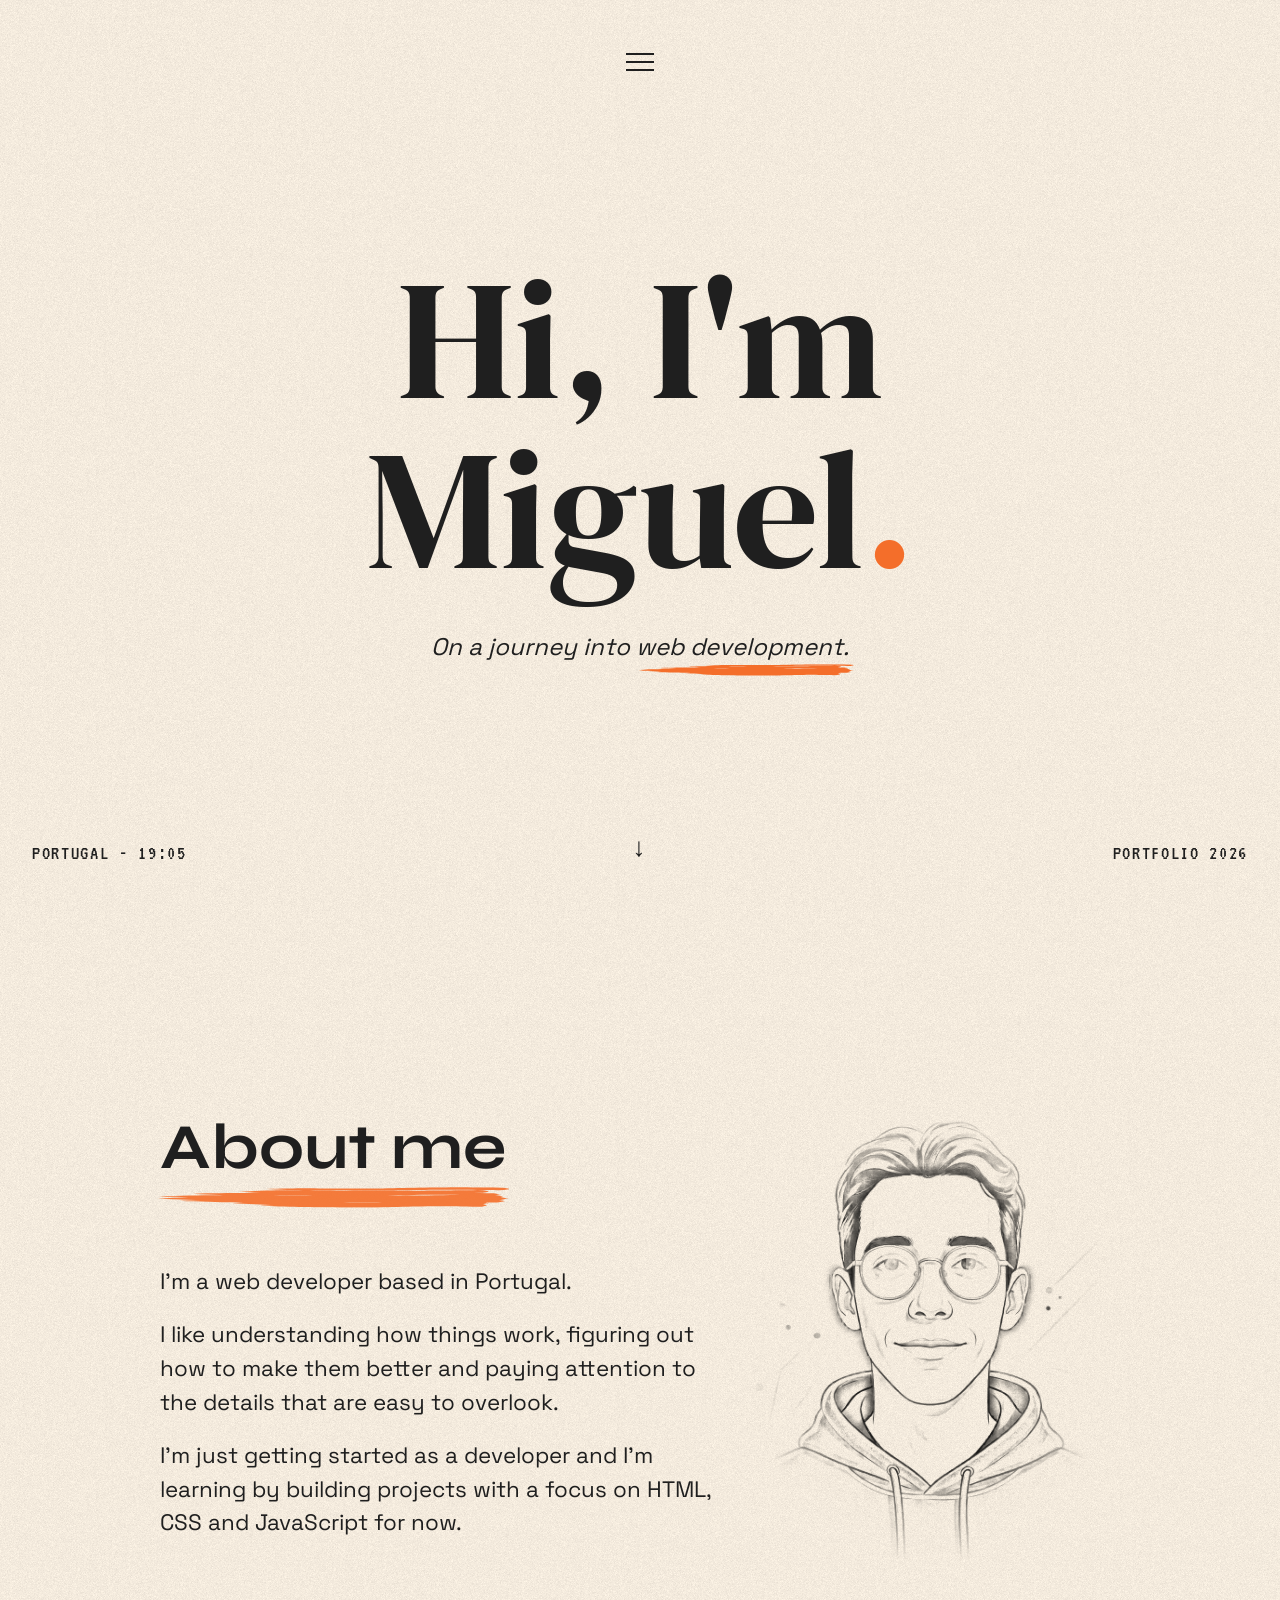
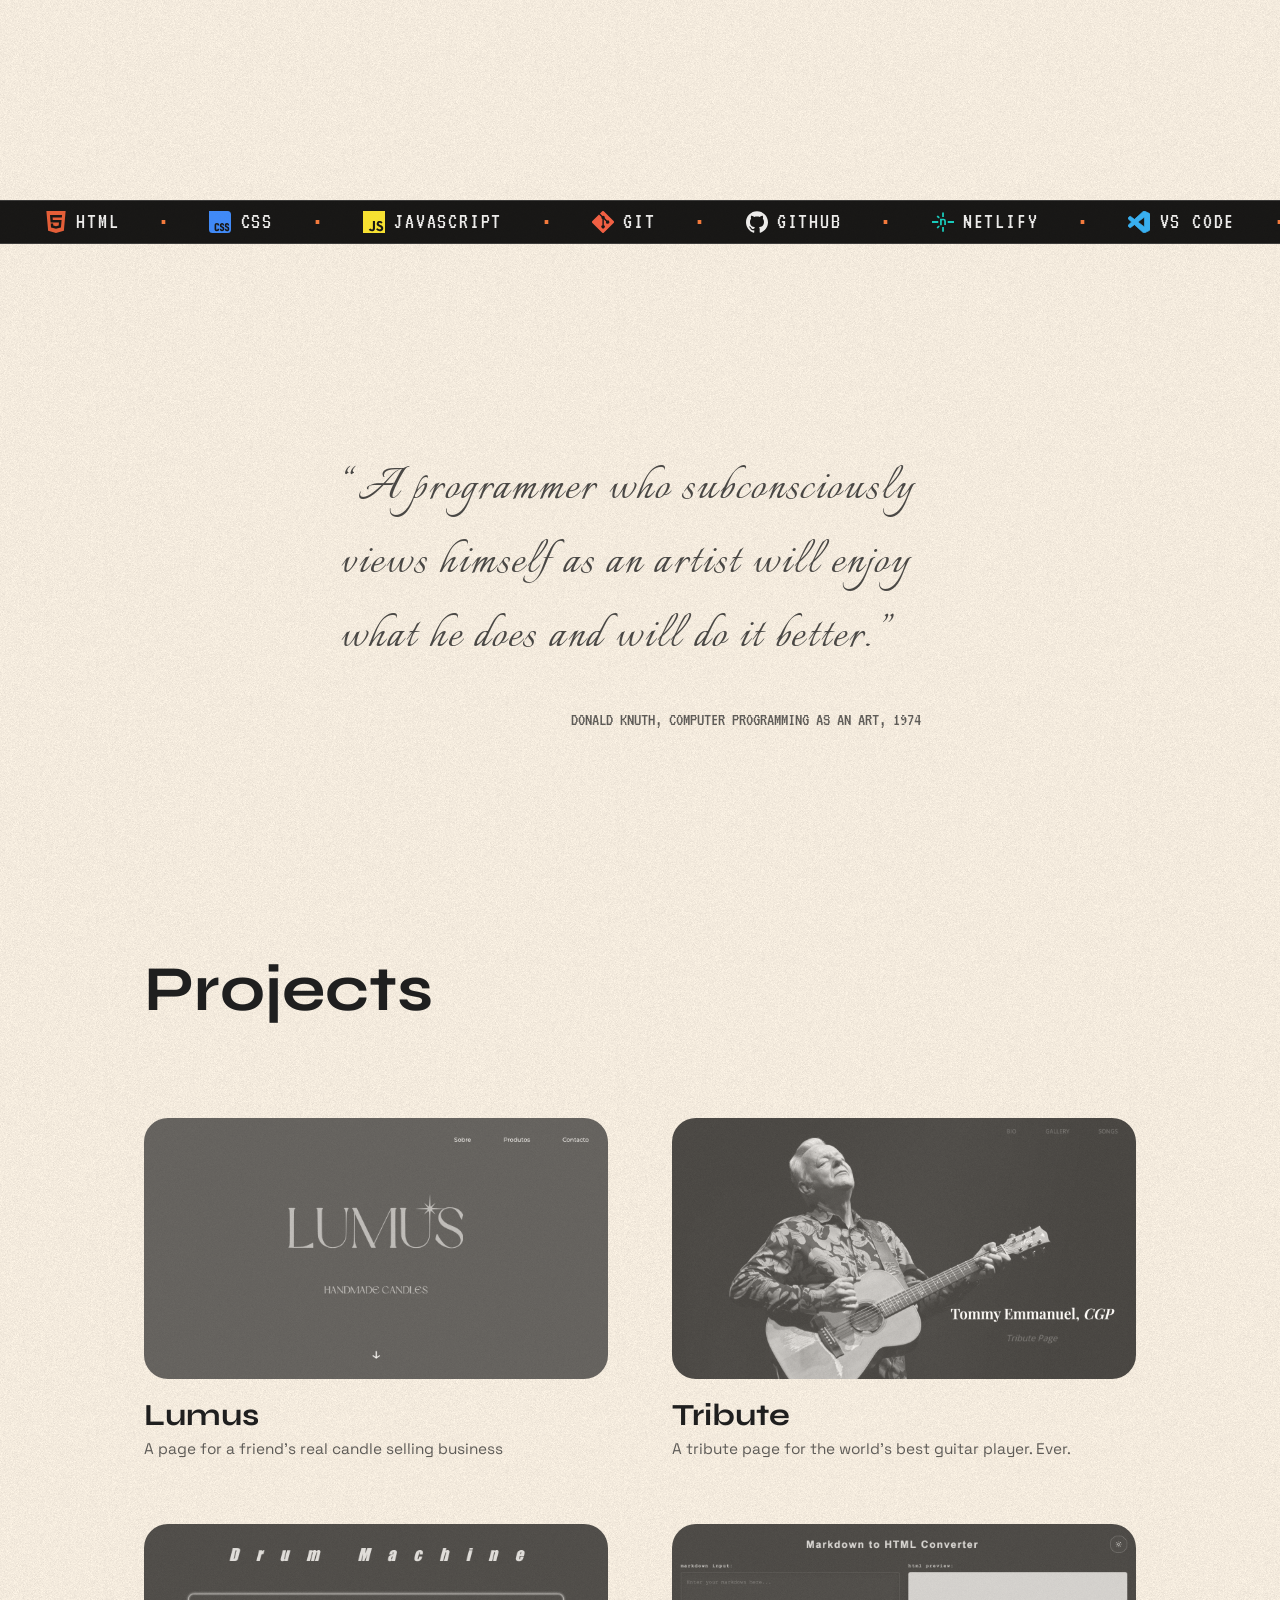
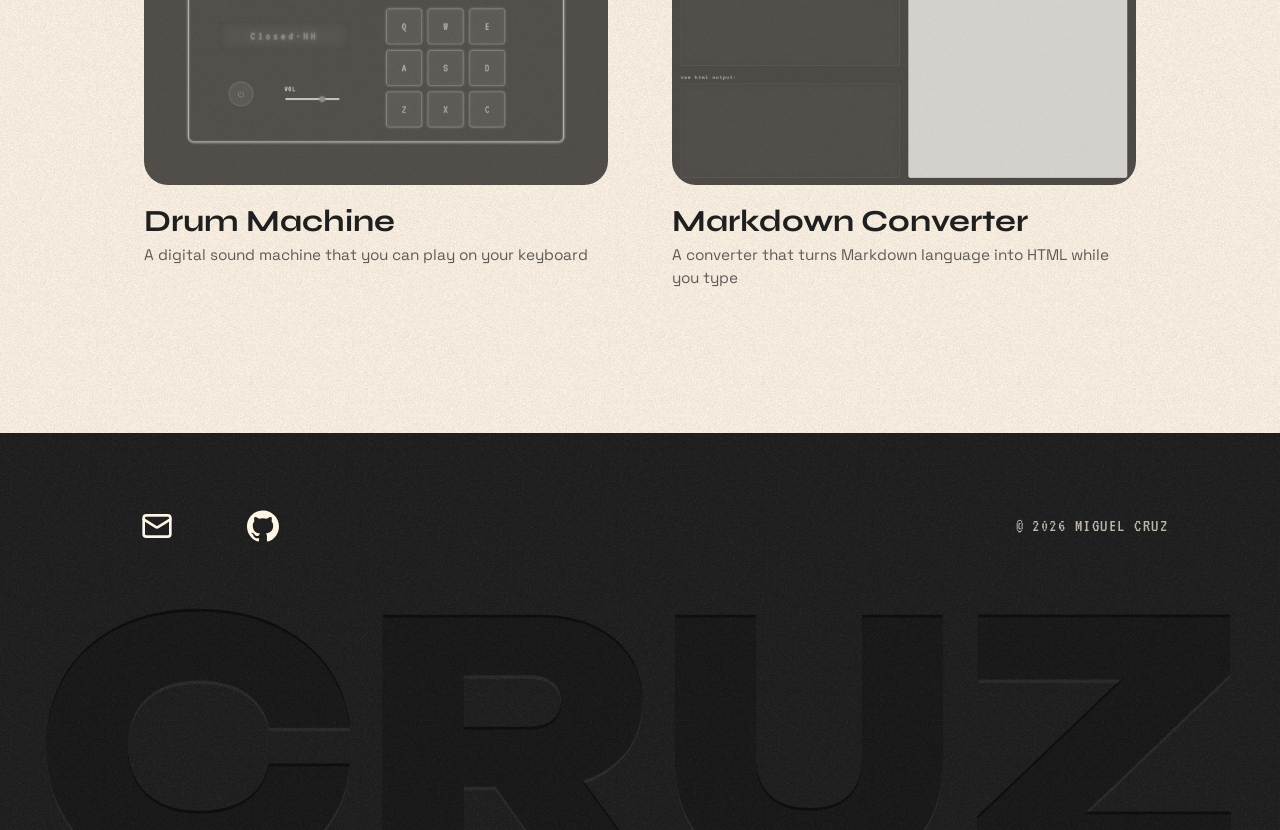
<file: personal-portfolio/index.html>
<!DOCTYPE html>
<html lang="en">
<head>
    <meta charset="UTF-8">
    <meta name="viewport" content="width=device-width, initial-scale=1.0">
    <title>Miguel Cruz | Portfolio</title>
    <meta name="description" content="Miguel Cruz Portfolio, an aspiring web developer based in Portugal.">

    <link rel="preconnect" href="https://fonts.googleapis.com">
    <link rel="preconnect" href="https://fonts.gstatic.com" crossorigin>

    <link rel="icon" href="favicon.svg" type="image/svg+xml">
    <link href="https://fonts.googleapis.com/css2?family=Space+Grotesk:wght@300..700&family=DM+Serif+Display&family=Syne:wght@700&family=VT323&family=Italianno&family=Unbounded:wght@800&display=swap" rel="stylesheet">

    <link rel="stylesheet" href="styles.css">
</head>

<body>
    <!-- === NAVIGATION: 2 links | menu button | 1 link + 1 button === -->
    <header class="site-header">
        <nav class="island" aria-label="Main">

           <!-- left side: about + projects -->
            <ul class="nav-links nav-links-left">
                <li><a href="#about">About</a></li>
                <li><a href="#projects">Projects</a></li>
            </ul>

            <!-- centre: the three-stripe button (JS will toggle aria-expanded later) -->
            <button class="menu-toggle" type="button" aria-label="Open menu" aria-expanded="false">
                <span></span>
                <span></span>
                <span></span>
            </button>

            <!-- right side: contact + theme button -->
            <ul class="nav-links nav-links-right">
                <li><a href="#contact">Contact</a></li>
                <!-- theme switch -->
                <li>
                    <button class="theme-toggle" type="button" aria-label="Switch to dark theme">
                        <span class="theme-labels" aria-hidden="true"><span>Light</span><span>Dark</span></span>
                        <span class="theme-thumb" aria-hidden="true"></span>
                    </button>
                </li>
            </ul>

        </nav>
    </header>

    <main>
        <!-- === HERO: the first thing a visitor sees === -->
        <section class="hero" id="top">

            <!-- h1 and p div center text -->
            <div class="hero-intro">
                <h1 class="hero-title">Hi, I'm<br>Miguel<span class="dot">.</span></h1>
                <p class="hero-sub">On a journey into <span class="brush">web development.</span></p>
            </div>

            <!-- bottom row: place and time (left), arrow (centre), edition mark (right) -->
            <div class="hero-details">
                <p class="hero-clock">
                    <span class="hero-place">Portugal</span> -
                    <!-- placeholders: script.js overwrites these with the real Portugal time -->
                    <span class="hero-time"> 
                        <span id="clock-hours">11</span><span class="clock-colon">:</span><span id="clock-minutes">43</span>
                    </span>
                </p>
                <a class="scroll-arrow" href="#about" aria-label="Scroll down">↓</a>
                <p class="hero-edition">Portfolio 2026</p>
            </div>
        </section>
        

        <!--=== ABOUT SECTION ===-->
        <section class="about" id="about">

            <!-- Title and text -->
            <h2><span class="brush brush-title">About me</span></h2>
            <div class="about-text">
                <p>I'm a web developer based in Portugal.</p>
                <p>I like understanding how things work, figuring out how to make them better and paying attention to the details that are easy to overlook.</p>
                <p>I'm just getting started as a developer and I'm learning by building projects with a focus on HTML, CSS and JavaScript for now.</p>
            </div>

            <!-- about image -->
            <div class="about-photo">
                <img src="images/me-sketch.png" alt="Sketch portrait of Miguel Cruz">
            </div>
        </section>




        <!--=== STACK STRIP ===-->
        <section class="stack" aria-label="Tools I use">
            <div class="stack-track">

                <ul class="stack-list">
                    <li><span class="icon" style="--icon: url(images/icons/html5.svg)" aria-hidden="true"></span>HTML</li>
                    <li><span class="icon" style="--icon: url(images/icons/css.svg)" aria-hidden="true"></span>CSS</li>
                    <li><span class="icon" style="--icon: url(images/icons/javascript.svg)" aria-hidden="true"></span>JavaScript</li>
                    <li><span class="icon" style="--icon: url(images/icons/git.svg)" aria-hidden="true"></span>Git</li>
                    <li><span class="icon" style="--icon: url(images/icons/github.svg)" aria-hidden="true"></span>GitHub</li>
                    <li><span class="icon" style="--icon: url(images/icons/netlify.svg)" aria-hidden="true"></span>Netlify</li>
                    <li><span class="icon" style="--icon: url(images/icons/vscode.svg)" aria-hidden="true"></span>VS Code</li>
                </ul>

                <!-- exact copy, for the endless loop: hidden from screen readers -->
                <ul class="stack-list" aria-hidden="true">
                    <li><span class="icon" style="--icon: url(images/icons/html5.svg)"></span>HTML</li>
                    <li><span class="icon" style="--icon: url(images/icons/css.svg)"></span>CSS</li>
                    <li><span class="icon" style="--icon: url(images/icons/javascript.svg)"></span>JavaScript</li>
                    <li><span class="icon" style="--icon: url(images/icons/git.svg)"></span>Git</li>
                    <li><span class="icon" style="--icon: url(images/icons/github.svg)"></span>GitHub</li>
                    <li><span class="icon" style="--icon: url(images/icons/netlify.svg)"></span>Netlify</li>
                    <li><span class="icon" style="--icon: url(images/icons/vscode.svg)"></span>VS Code</li>
                </ul>

            </div>
        </section>




        <!--=== QUOTE SECTION ===-->
        <section class="statement">
            <blockquote>
                <p class="statement-text">“A programmer who subconsciously views himself as an artist will enjoy what he does and will do it better.”</p>
                <footer class="statement-source">Donald Knuth, <cite>Computer Programming as an Art</cite>, 1974</footer>
            </blockquote>
        </section>


    

        <!--=== PROJECTS SECTION ===-->
        <section class="projects" id="projects">
            <h2><span class="brush brush-title">Projects</span></h2>
            <div class="project-list">

                <a class="project-card" href="https://lumuscandles.netlify.app" target="_blank">
                    <img src="images/lumus.png" alt="Screenshot of the Lumus candle landing page">
                    <h3>Lumus</h3>
                    <p>A page for a friend's real candle selling business</p>
                </a>

                <a class="project-card" href="https://tribute-page-tommy.netlify.app"   target="_blank">
                    <img src="images/tribute.jpg" alt="Screenshot of the tribute page">
                    <h3>Tribute</h3>
                    <p>A tribute page for the world's best guitar player. Ever.</p>
                </a>

                <a class="project-card" href="https://miguel-drum-machine.netlify.app" target="_blank">
                    <img src="images/drum-machine.png" alt="Screenshot of the drum machine">
                    <h3>Drum Machine</h3>
                    <p>A digital sound machine that you can play on your keyboard</p>
                </a>

                <a class="project-card" href="https://markdown-converter-fcc.netlify.app" target="_blank">
                    <img src="images/markdown-converter.png" alt="Screenshot of the Markdown converter">
                    <h3>Markdown Converter</h3>
                    <p>A converter that turns Markdown language into HTML while you type</p>
                </a>

            </div>
        </section>
    </main>

    <!--=== FOOTER ===-->
    <footer class="site-footer" id="contact">
        <!-- top row: icon links on the left, copyright on the right (the row pushes them to opposite edges) -->
        <div class="footer-top">
            <nav class="footer-links" aria-label="Footer">
                <!-- icon only, so aria-label tells screen readers what each link is -->
                <a href="mailto:miguelcruz.1715@gmail.com" aria-label="Email">
                    <svg class="footer-icon" viewBox="0 0 24 24" fill="none" stroke="currentColor" stroke-width="2" stroke-linecap="round" stroke-linejoin="round" aria-hidden="true">
                        <rect width="20" height="16" x="2" y="4" rx="2"/>
                        <path d="m22 7-8.97 5.7a1.94 1.94 0 0 1-2.06 0L2 7"/>
                    </svg>
                </a>

                <a href="https://github.com/miguel1715" target="_blank" aria-label="GitHub">
                    <span class="icon" style="--icon: url(images/icons/github.svg)" aria-hidden="true"></span>
                </a>
            </nav>
            <p class="footer-copy">© 2026 Miguel Cruz</p>
        </div>

        <!-- big faded name, decoration only (hidden from screen readers) -->
        <p class="footer-name" aria-hidden="true">CRUZ</p>
    </footer>
    <script src="script.js" defer></script>
</body>
</html>
</file>
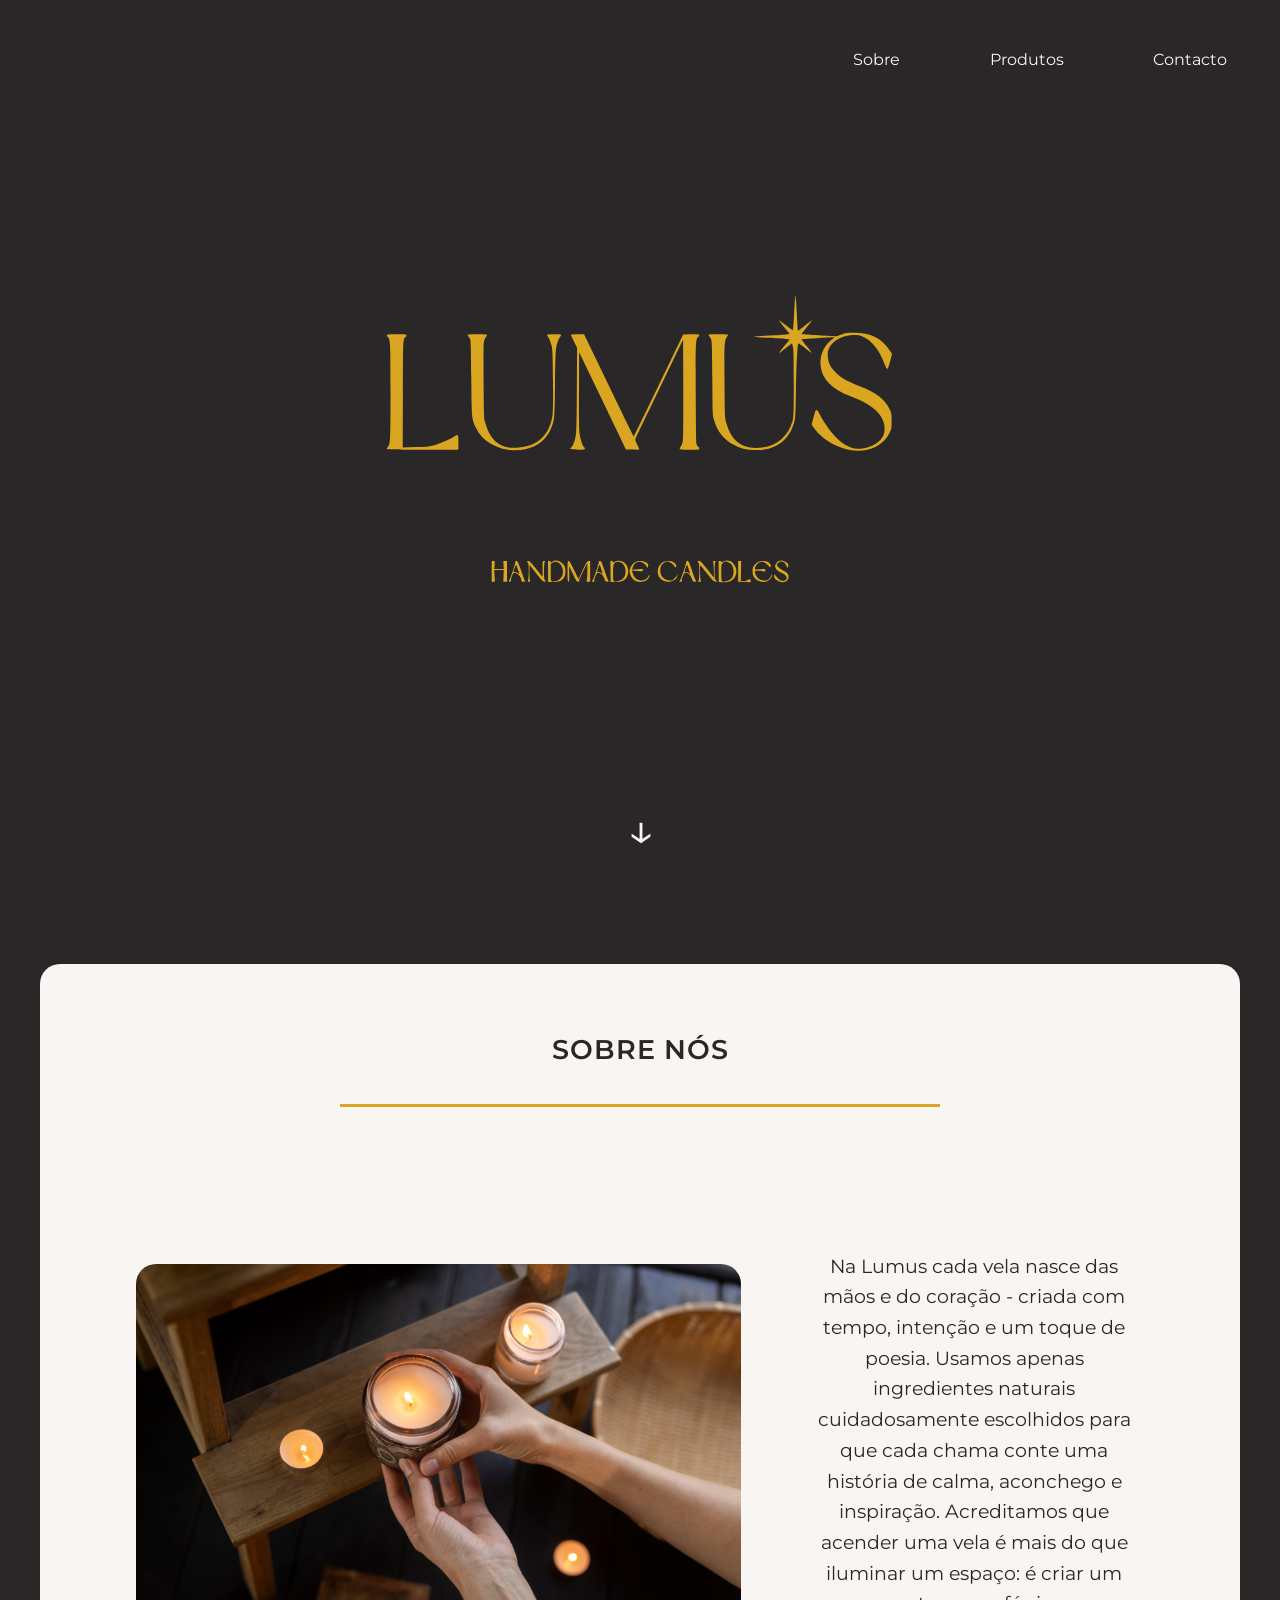
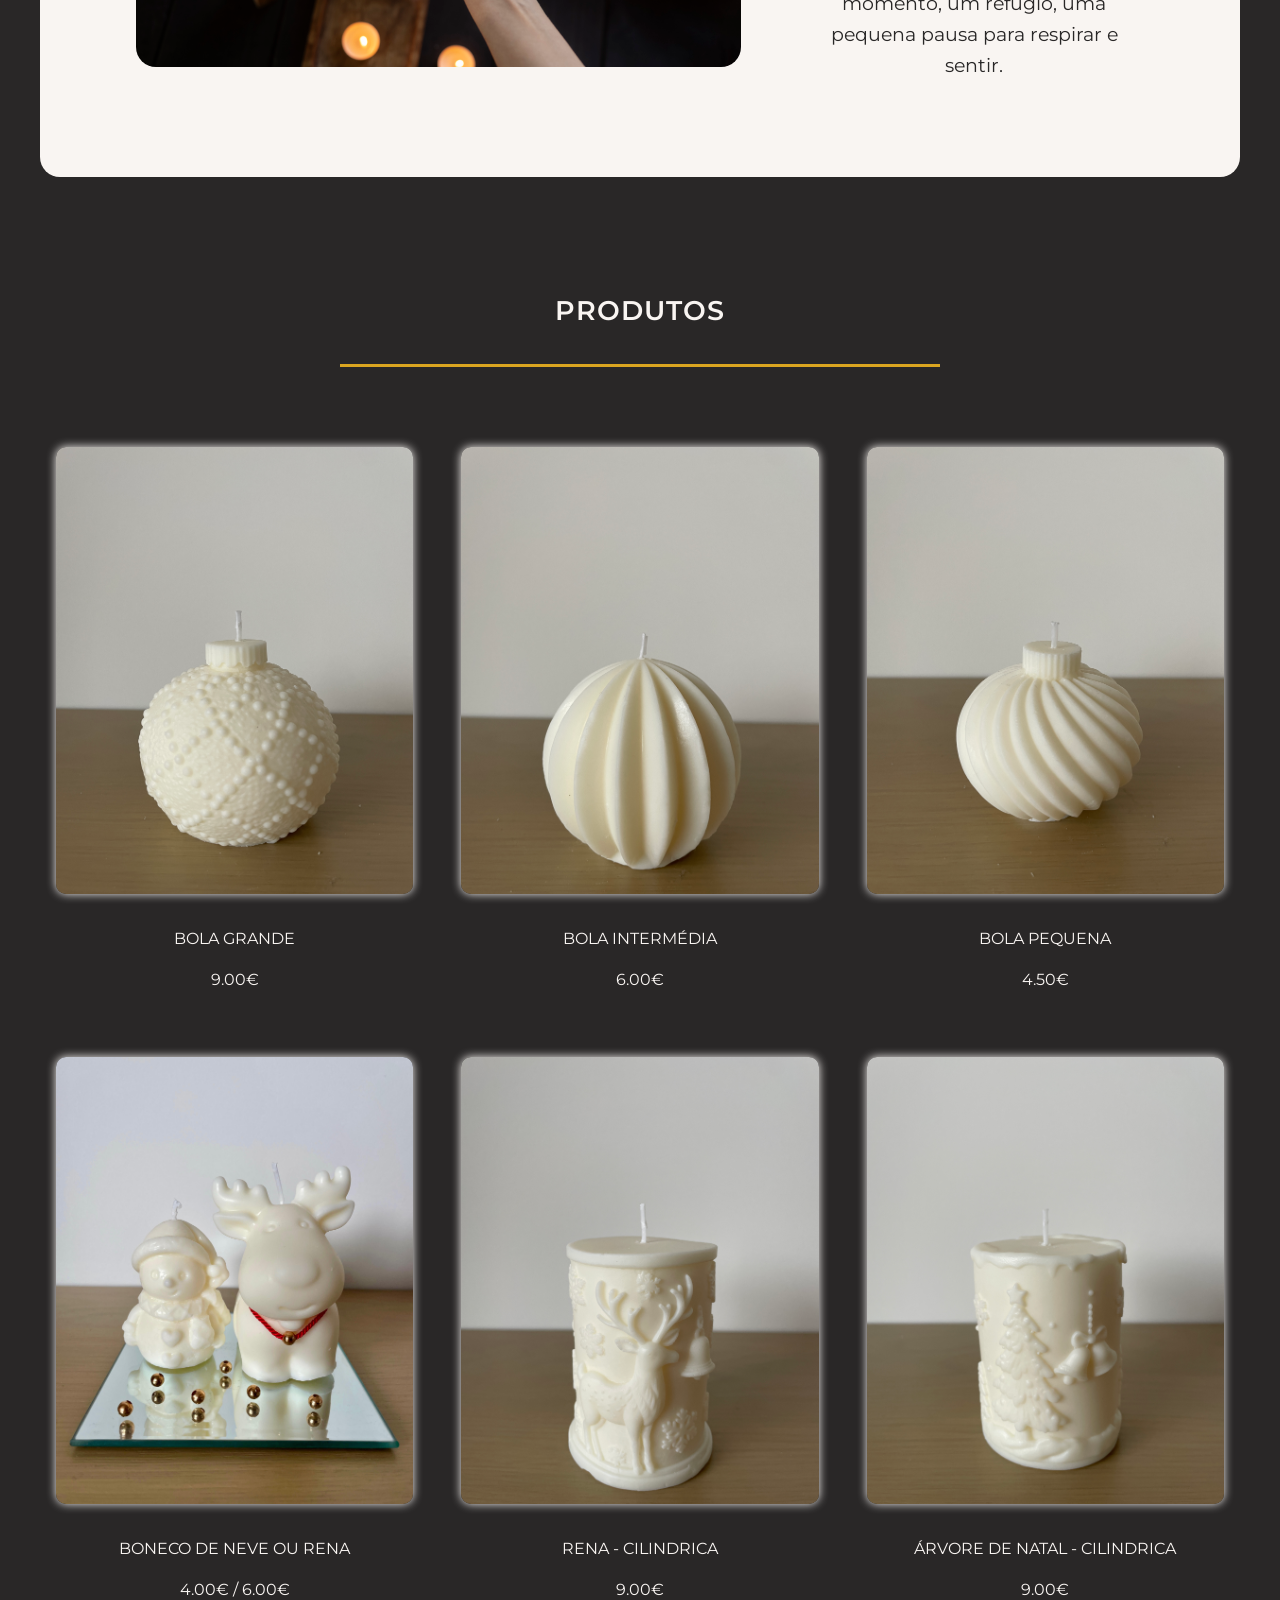
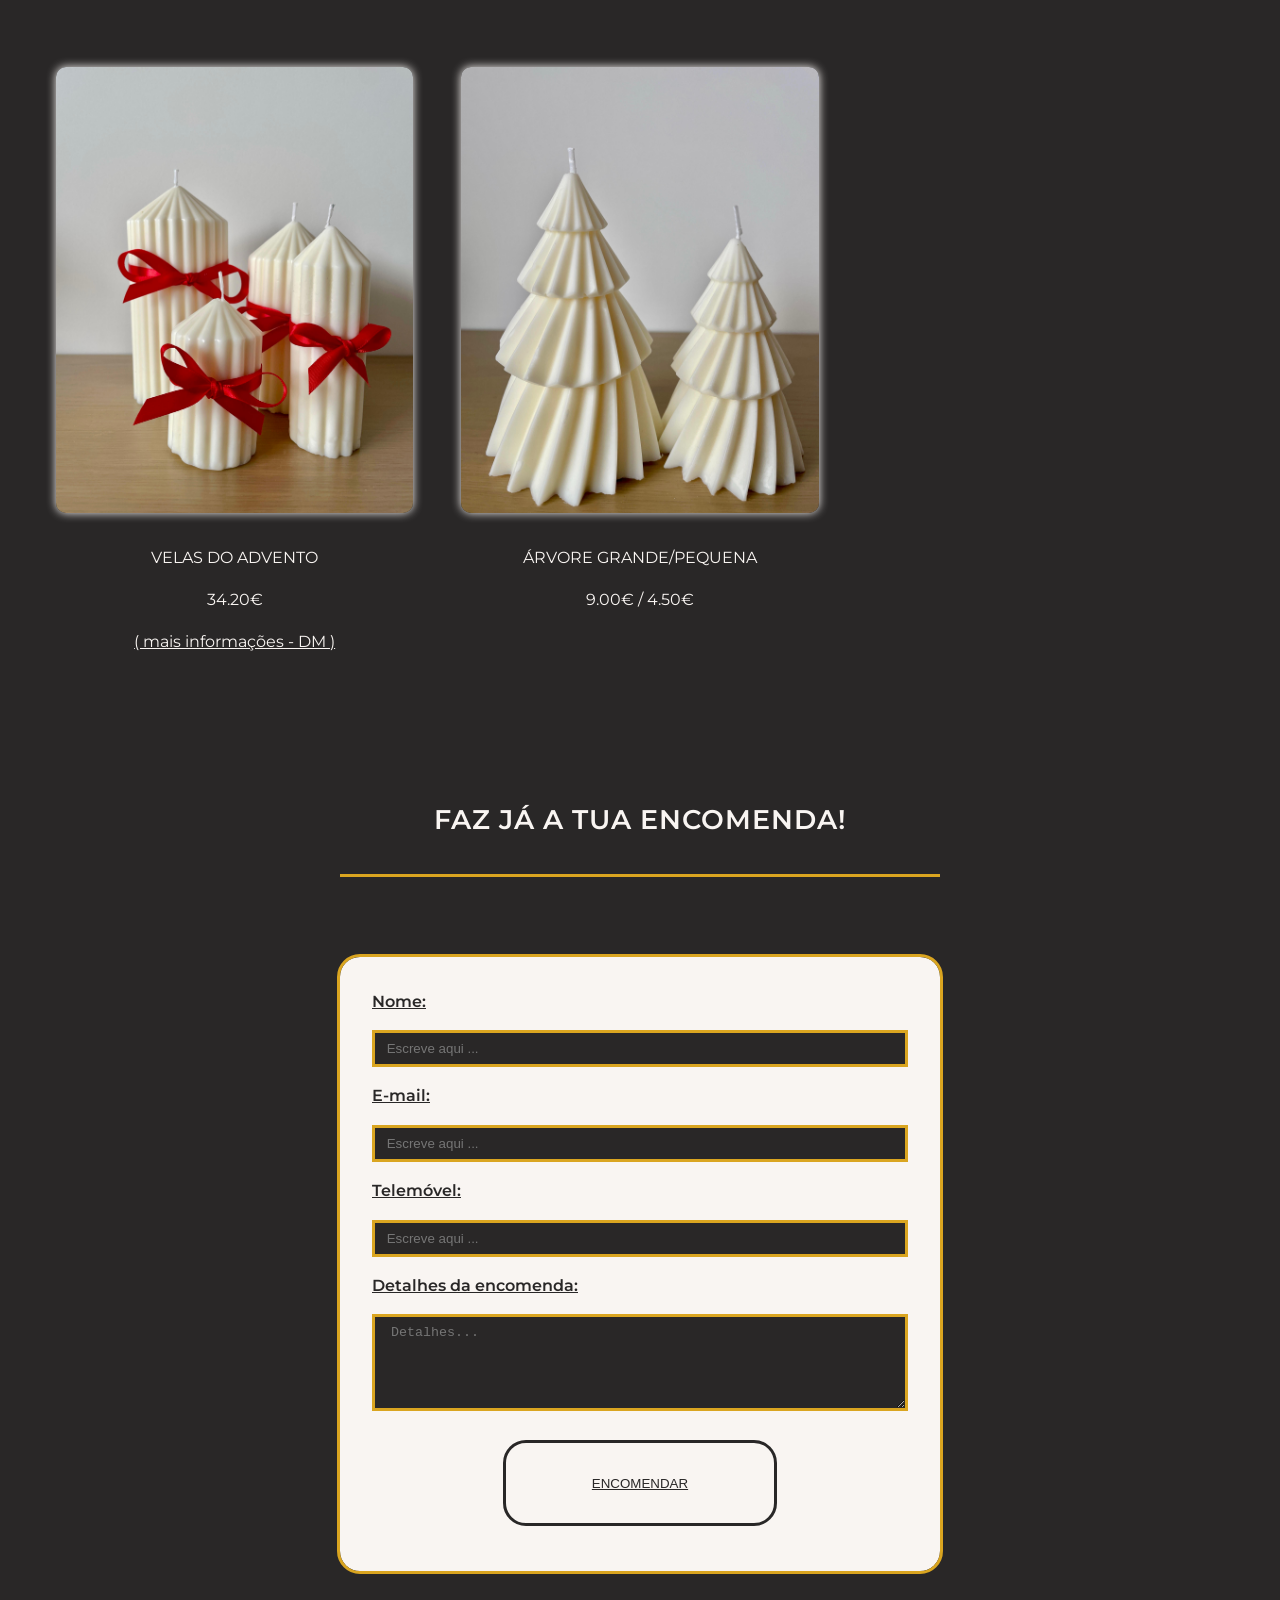
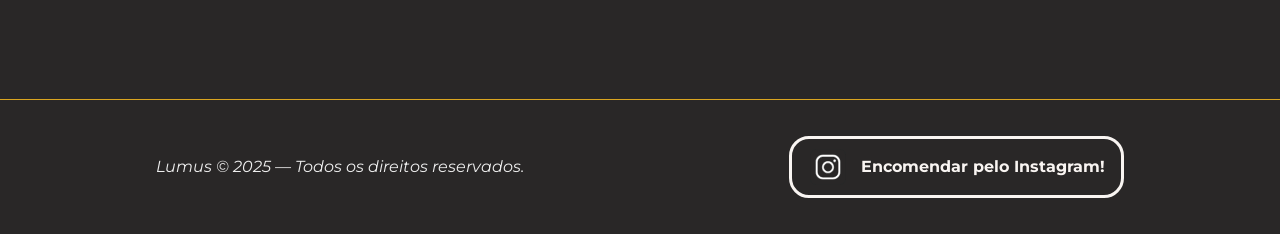
<file: product-landing-page/index.html>
<!DOCTYPE html>
<html lang="pt">
<head>
    <meta charset="UTF-8">
    <meta name="viewport" content="width=device-width, initial-scale=1.0">
    <link rel="stylesheet" href="ProductLandingPage.css">
    <link href="https://fonts.googleapis.com/css2?family=Montserrat:wght@300;400;500;600;700&display=swap" rel="stylesheet">
    <title>Lumus - Velas Artesanais</title>
</head>
<body class="">
        <!--NAVIGATION BAR-->
    <header id="header">
        <nav id="nav-bar">
            <ul>
                <li class="nav-link"><a href="#aboutid" aria-label="">Sobre</a></li>
                <li class="nav-link"><a href="#productsid" aria-label="">Produtos</a></li>
                <li class="nav-link"><a href="#formid" aria-label="">Contacto</a></li>
            </ul>
        </nav>
    </header>

    <main>
        <!--HERO SECTION-->
        <section class="hero">
            <img id="hero-img1" src="images/main_svg.svg" > 
            <div class="hero-content">
                <p>↓</p> 
            </div>
        </section>

        <!--ABOUT SECTION-->
        <section class="about-section" id="aboutid">
            <h2>SOBRE NÓS</h2>
            <hr>
            <div class="about-div">
                <img id="about-img" src="images/Stock_candle.jpg">
                <p>Na Lumus cada vela nasce das mãos e do coração - criada com tempo, intenção e um toque de poesia.
                    Usamos apenas ingredientes naturais cuidadosamente escolhidos para que cada chama conte uma história de calma, aconchego e inspiração.
                    Acreditamos que acender uma vela é mais do que iluminar um espaço: é criar um momento, um refúgio,  uma pequena pausa para respirar e sentir.
                </p>
            </div>
        </section>

        <!--PRODUCT GRID SECTION-->
        <section class="products-section" id="productsid">
            <h2>PRODUTOS</h2>
            <hr>
            <div class="products-grid"> 
                <div class="product-card">
                    <img src="images/Fotos/Bola_Grande.JPEG">
                    <p>BOLA GRANDE</p>
                    <p>9.00€</p>   
                </div>
                <div class="product-card">
                    <img src="images/Fotos/Bola_Intermedia.JPEG">
                    <p>BOLA INTERMÉDIA</p>
                    <p>6.00€</p> 
                </div>
                <div class="product-card">
                    <img src="images/Fotos/Bola_Pequena.JPEG">
                    <p>BOLA PEQUENA</p>
                    <p>4.50€</p> 
                </div>
                <div class="product-card">
                    <img src="images/Fotos/Boneco_de_Neve_e_Rena.JPEG">
                    <p>BONECO DE NEVE OU RENA</p>
                    <p>4.00€ / 6.00€</p> 
                </div>
                <div class="product-card">
                    <img src="images/Fotos/Cilindrica_Rena.JPEG">
                    <p>RENA - CILINDRICA</p>
                    <p>9.00€</p> 
                </div>
                <div class="product-card">
                    <img src="images/Fotos/Cilindrica_arvore_Natal.JPEG">
                    <p>ÁRVORE DE NATAL - CILINDRICA</p>
                    <p>9.00€</p> 
                </div>
                <div class="product-card">
                    <img src="images/Fotos/Velas_do_Advento.JPEG">
                    <p>VELAS DO ADVENTO</p>
                    <p>34.20€</p>
                    <p><a id="more-info" href="#insta-icon">( mais informações - DM )</a></p> 
                </div>
                <div class="product-card">
                    <img src="images/Fotos/Arvores_grande_e_pequena.JPEG">
                    <p>ÁRVORE GRANDE/PEQUENA</p>
                    <p>9.00€ / 4.50€</p> 
                </div>
            </div>    
        </section>

        <!--FORM SECTION-->
        <section class="form-section"  id="formid">
            <h2>FAZ JÁ A TUA ENCOMENDA!</h2>
            <hr>
            <div class="form-div">   
                <form class="form-element" id="formulario" name="Encomenda" method="post" data-netlify="true" action="thank-you.html">
                    <input type="hidden" name="form-name" value="Encomenda"> <!--HIDDEN INPUT FOR NETLIFY-->
                    <label class="form-label" for="name" id="name-label">Nome: </label> 
                        <input class="label-input" type="text" id="name" name="Nome" placeholder=" Escreve aqui ..." required>
                    
                    <label class="form-label" for="e-mail" id="email-label">E-mail: </label> 
                        <input class="label-input" type="email" id="email" name="email" placeholder=" Escreve aqui ..." required>
                    
                    <label class="form-label" for="number" id="number-label">Telemóvel: </label> 
                        <input class="label-input" type="tel" id="number" name="numero-telemovel" pattern="[0-9]{9,14}" maxlength="13" inputmode="numeric" placeholder=" Escreve aqui ..." required>
                    
                    <label class="form-label">Detalhes da encomenda: </label> 
                        <textarea id="details" name="detalhes" rows="5" cols="50" placeholder=" Detalhes..." required></textarea>
                    
                    <input type="submit" value="ENCOMENDAR" id="submit">
                </form>
            </div>
        </section>

        <!--FOOTER-->
        <footer class="footer-div">
            <p>Lumus © 2025 — Todos os direitos reservados.</p>
            <a class="insta-link" target="_blank" href="https://www.instagram.com/candle.lumus/"><img id="insta-icon" src="images/insta-icon.svg" alt="instagram">Encomendar pelo Instagram!</a>
        </footer>
    </main>
</body>
</html>
</file>
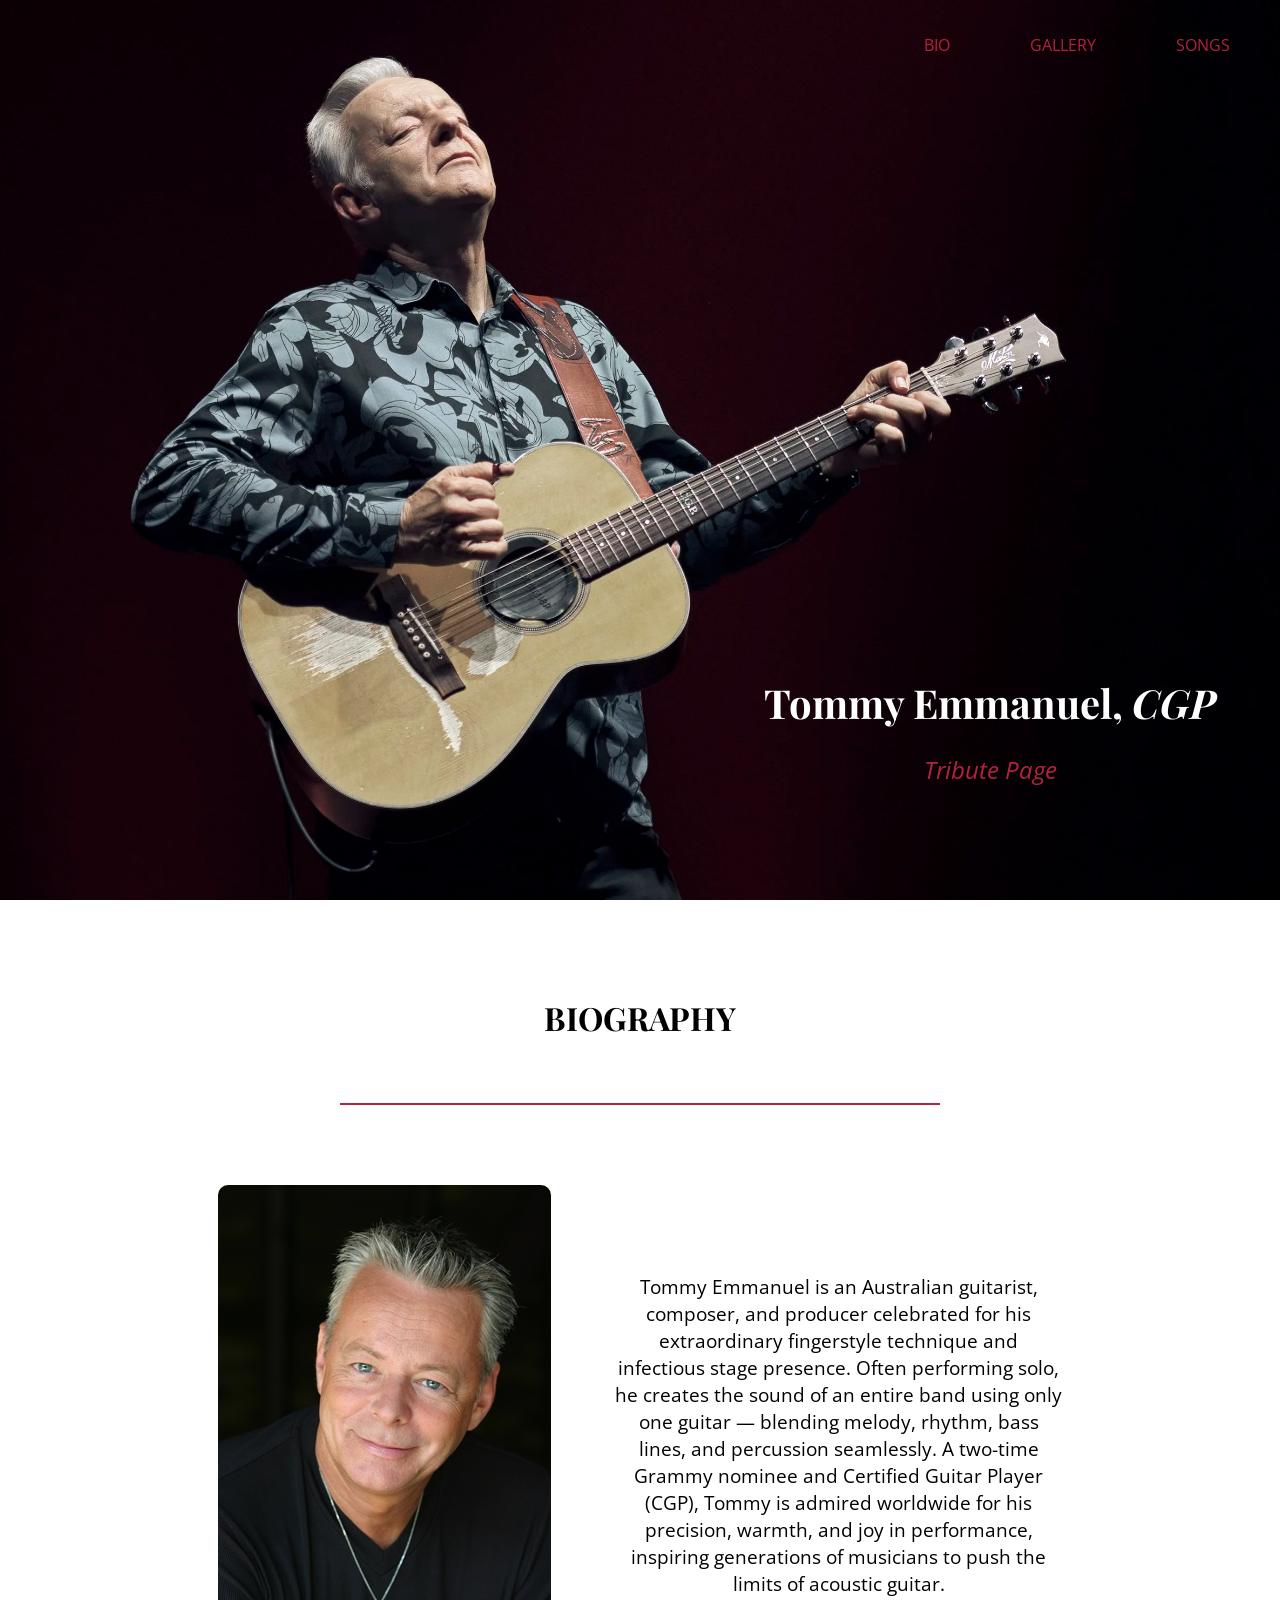
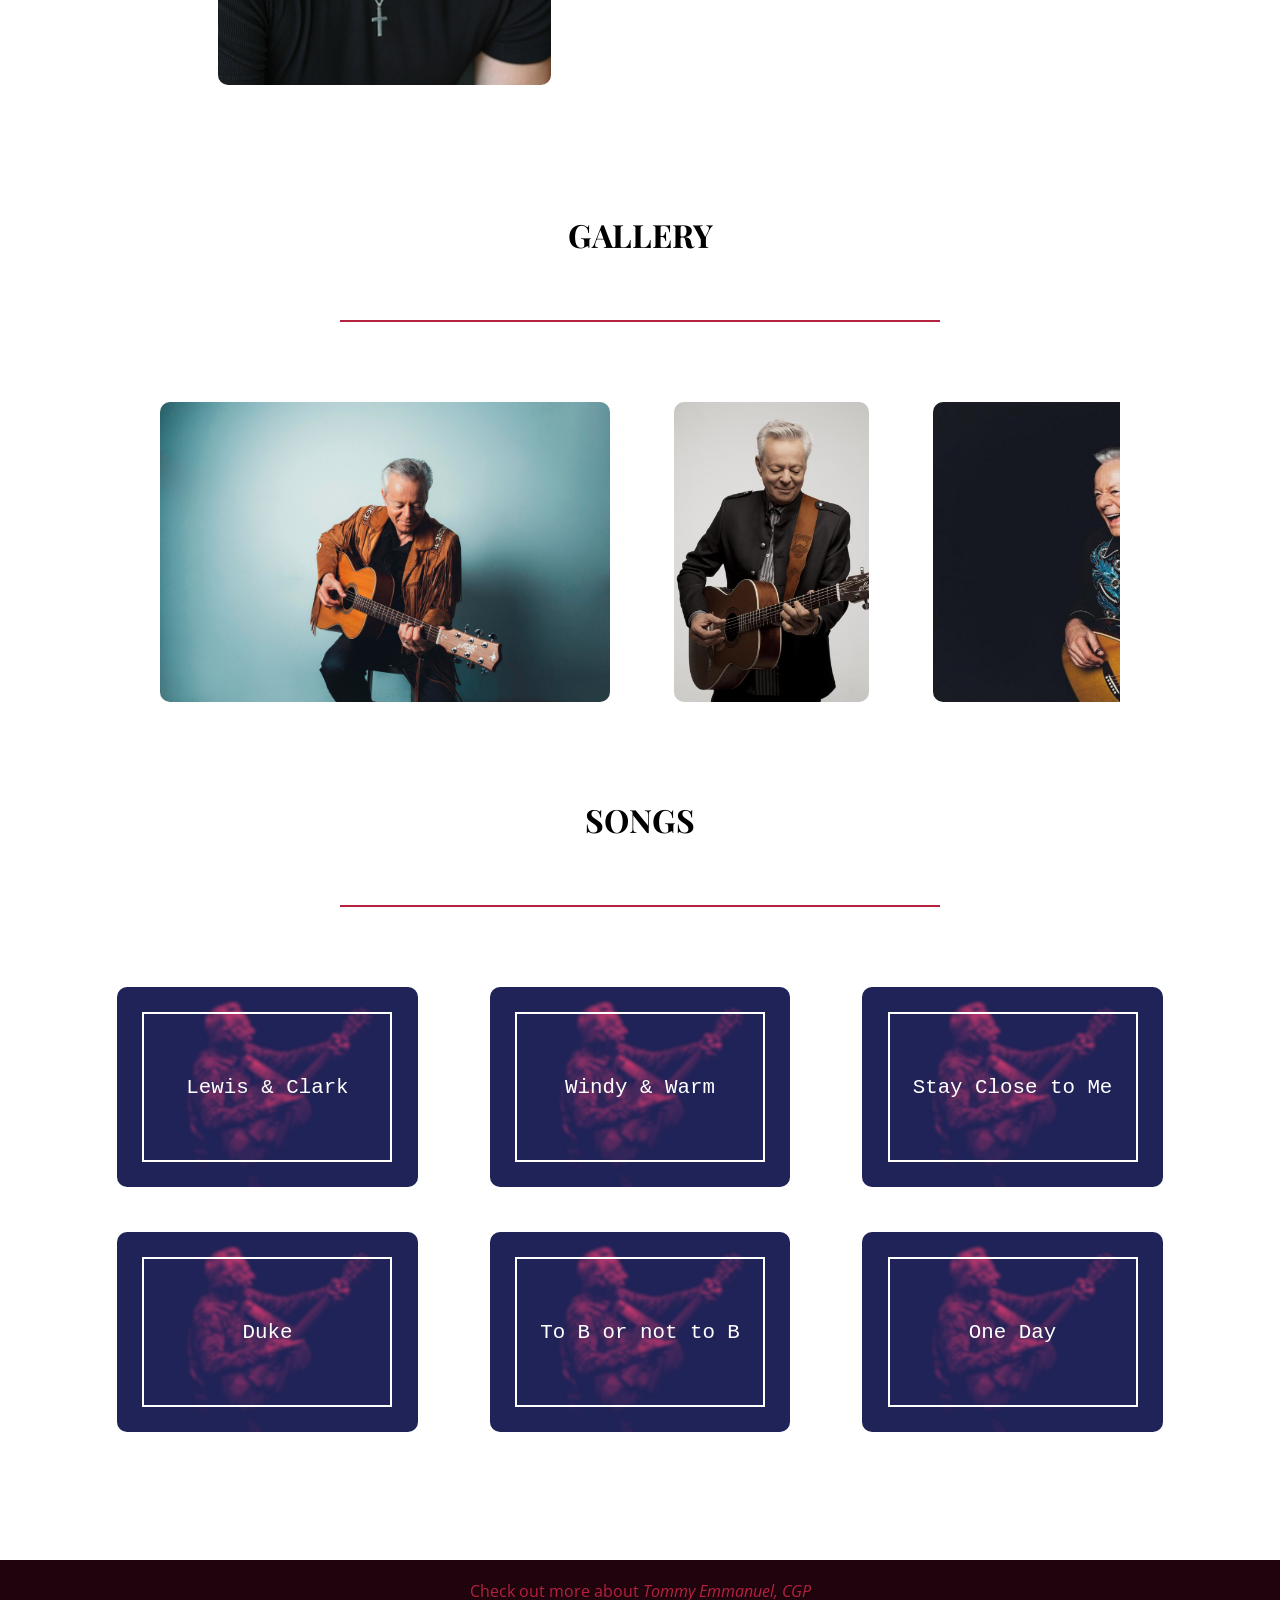
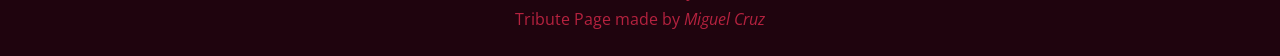
<file: tribute-page/index.html>
<!DOCTYPE html>
<html lang="en">
<head>
    <meta charset="UTF-8">
    <meta name="viewport" content="width=device-width, initial-scale=1.0">
    <meta name="description" content="Tribute Page freeCodeCamp Project"> 
    <title>Tribute Page</title>
    <link rel="stylesheet" href="Tribute Page.css">
    <link href="https://fonts.googleapis.com/css2?family=Playfair+Display:wght@600&family=Open+Sans:wght@400;600&display=swap" rel="stylesheet">
</head>
<body class="">
    <!--NAVIGATION BAR-->
    <header>
        <nav>
            <ul>
                <li><a href="#section1" aria-label="go to biography section" >BIO</a></li>
                <li><a href="#section2" aria-label="go to gallery section" >GALLERY</a></li>
                <li><a href="#section3" aria-label="go to songs section" >SONGS</a></li>
            </ul>
        </nav>
    </header>
    <main id="main">
        <!--HERO SECTION-->
     <section class="hero-section">
        <img class= "image3" src="images/img-1.jpg" alt="Tommy Emmanuel playing guitar"> 
        <div class="hero-text">
            <h1 class="maintitle" id="title">Tommy Emmanuel, <i>CGP</i></h1>
            <p>Tribute Page</p>
        </div>
     </section>
        <!--BIOGRAPHY-->
     <section class="bio-section" id="tribute-info">
        <h2 class="lesstopmargin" id="section1">BIOGRAPHY</h2>
        <hr>
        <div class="biodiv">
            <img src="images/img-4.jpg" alt="Tommy Emmanuel Portrait">
            <p>Tommy Emmanuel is an Australian guitarist, composer, and producer celebrated for his extraordinary fingerstyle technique and infectious stage presence. Often performing solo, he creates the sound of an entire band using only one guitar — blending melody, rhythm, bass lines, and percussion seamlessly. A two-time Grammy nominee and Certified Guitar Player (CGP), Tommy is admired worldwide for his precision, warmth, and joy in performance, inspiring generations of musicians to push the limits of acoustic guitar.</p>
        </div>
     </section>
         <!--GALLERY-->
     <section class="gallery-section">
        <h2 class="lesstopmargin2" id="section2">GALLERY</h2>
        <hr class="hr2">
        <div class="galdiv">
            <img src="images/img-3.jpg" alt="Placeholder image">
            <img src="images/img-7.jpeg" alt="Placeholder image">
            <img src="images/img-9.jpg" alt="Placeholder image">
            <img src="images/img-2.jpeg" alt="Placeholder image">
            <img src="images/img-11.jpg" alt="Placeholder image">
            <img src="images/img-10.jpg" alt="Placeholder image">
            <img src="images/img-8.jpg" alt="Placeholder image">
        </div>     
     </section>
        <!--SONGS-->
     <section class="songs-section">
        <h2 class="lesstopmargin" id="section3">SONGS</h2>
        <hr>
        <div class="songdiv">
            <a href="https://www.youtube.com/watch?v=Y1pS_6hErDA" target="_blank" aria-label="Watch Lewis and Clark performance by Tommy Emmanuel on YouTube">
                <img src="images/img-5.jpg" alt="Lewis and Clark">
                <p class="songtitle">Lewis & Clark</p>
            </a>    
            <a href="https://www.youtube.com/watch?v=HO_KvavFEhA" target="_blank" aria-label="Watch Windy and Warm performance by Tommy Emmanuel on YouTube">
                <img src="images/img-5.jpg" alt="Windy and Warm">
                <p class="songtitle">Windy & Warm</p>
            </a>
            <a href="https://www.youtube.com/watch?v=vOvmpX_qIOY" target="_blank" aria-label="Watch Stay Close to Me performance by Tommy Emmanuel on YouTube">
                <img src="images/img-5.jpg" alt="Stay close to Me">
                <p class="songtitle">Stay Close to Me</p>
            </a>
            <a href="https://www.youtube.com/watch?v=-mjWZYYmTeM" target="_blank" aria-label="Watch Duke performance by Tommy Emmanuel on YouTube">
                <img src="images/img-5.jpg" alt="Duke">
                <p class="songtitle">Duke</p>
            </a>
            <a href="https://www.youtube.com/watch?v=xlyksWa6oBk" target="_blank" aria-label="Watch To B or not to B performance by Tommy Emmanuel on YouTube">
                <img src="images/img-5.jpg" alt="to b or not to b">
                <p class="songtitle">To B or not to B</p>
            </a>
            <a href="https://www.youtube.com/watch?v=K0QNj2ekusg" target="_blank" aria-label="Watch One Day performance by Tommy Emmanuel on YouTube">
                <img src="images/img-5.jpg" alt="One Day">
                <p class="songtitle">One Day</p>
            </a>
        </div>
     </section>
        <!--FOOTER-->
     <div class="footer">
        <p class="footer-p">Check out more about <i><a id="tribute-link" href="https://en.wikipedia.org/wiki/Tommy_Emmanuel" target="_blank" aria-label="go to wikipedia page about Tommy Emmanuel">Tommy Emmanuel, CGP</a></i></p>
        <p class="footer-p">Tribute Page made by <i><a id="footerlink" href="https://github.com/miguel1715" target="_blank" aria-label="go to github page of the creator of this tribute page">Miguel Cruz</a></i></p>
     </div>
    </main> 
</body>
</html>
</file>
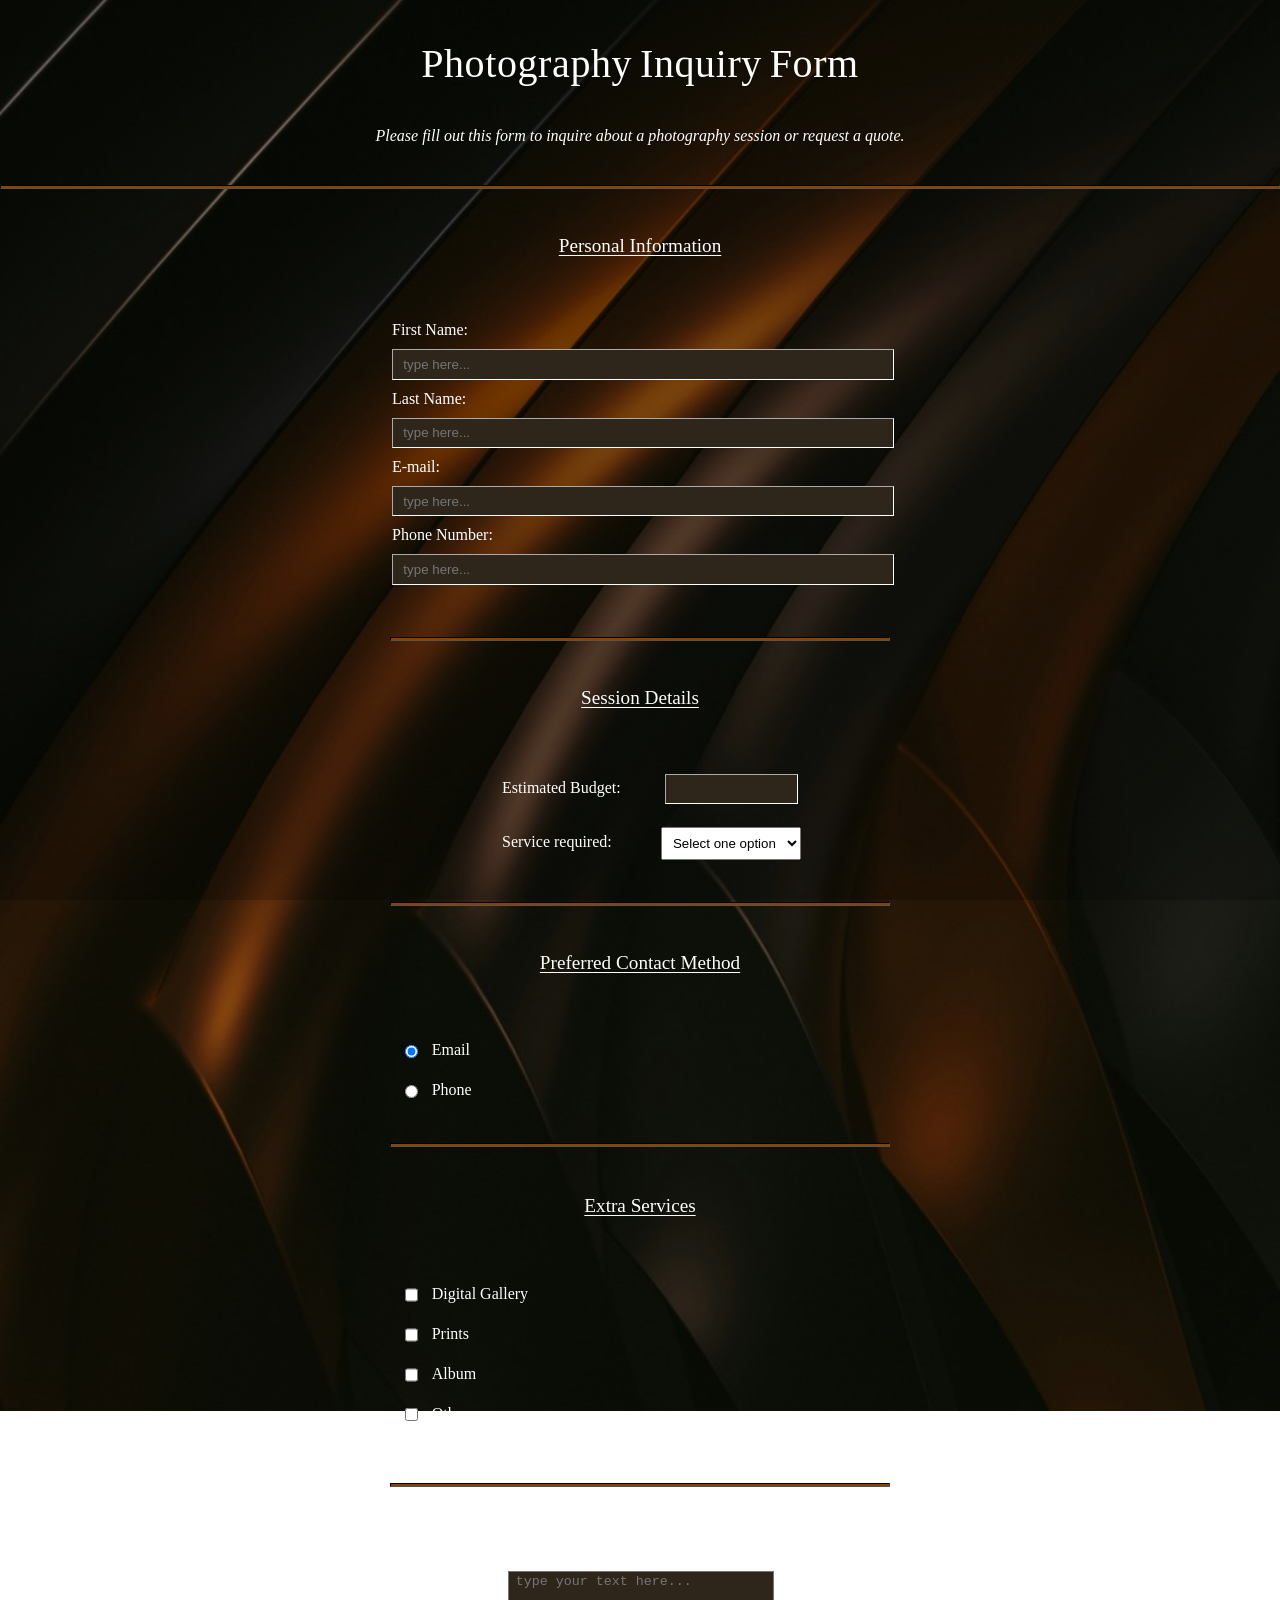
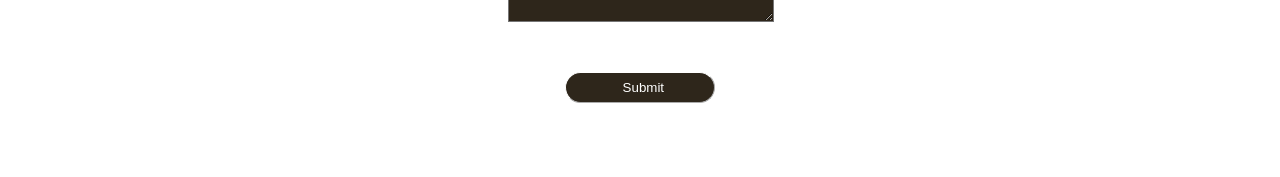
<file: 1.5 Survey Form (Project)/SurveyForm.html>
<!DOCTYPE html>
<html lang="en">
    <head>
        <meta charset="utf-8">
        <meta name="viewport" content="width=device-width, initial-scale=1.0" />
        <title>Photography Inquiry Form</title>
        <link rel="stylesheet" href="SurveyForm.css">
    </head>
    <body class="debug">
        <h1 id="title">Photography Inquiry Form</h1>
        <p id="description">Please fill out this form to inquire about a photography session or request a quote.</p>
        <hr class="hr1">
        <form id="survey-form" method="get">
            <fieldset>
                <legend class="pinfo">Personal Information</legend>
                <label for="name" id="name-label">First Name: <input class="align fieldset1" type="text" id="name" name="first-name" placeholder=" type here..." required></label>
                <label for="last-name">Last Name: <input class="align fieldset1" type="text" id="last-name" name="last-name" placeholder=" type here..." required></label>
                <label for="e-mail" id="email-label">E-mail: <input class="align fieldset1" type="email" id="email" name="e-mail" placeholder=" type here..." required></label>
                <label for="number" id="number-label">Phone Number: <input class="align fieldset1" type="number" id="number" name="phone-number" min="9" max="14" pattern="[0-9]{9,14}" placeholder=" type here..."required></label>
            </fieldset>
            <br>
            <hr class="hr2">
            <fieldset>
                <legend class="sdetails">Session Details</legend>
                <label class="budget" for="budget">Estimated Budget: <input class="number" type="number" min="50" max="20000" id="budget" name="budget" required></label>
                <label class="dropdown2" for="dropdown">Service required:
                    <select name="service" id="dropdown">
                        <option value="">Select one option</option>
                        <option value="1">Wedding</option>
                        <option value="2">Portrait</option>
                        <option value="3">Event</option>
                        <option value="4">Real Estate</option>
                        <option value="5">Other</option>
                    </select>
                </label>
                <hr class="hr3">
                <legend class="pcontact">Preferred Contact Method</legend>
                <label for="email"><input type="radio" class="radio" id="e-mail" name="contact-method" value="email" checked>Email </label>
                <label for="phone"><input type="radio" class="radio" id="phone" name="contact-method" value="phone">Phone </label>
                <hr class="hr4">
                <legend class="exservices">Extra Services</legend>
                <label for="digital-gallery"><input type="checkbox" id="digital-gallery" name="extra-services" value="digital-gallery">Digital Gallery</label>
                <label for="prints"><input type="checkbox" id="prints" name="extra-services" value="prints">Prints</label>
                <label for="album"><input type="checkbox" id="album" name="extra-services" value="album">Album</label>
                <label for="other"><input type="checkbox" id="other" name="extra-services" value="other">Other</label>
            </fieldset>
            <fieldset>
                <hr class="hr5">
                <label class="textlabel">Tell me other details about your project:
                    <textarea id="details" name="details" rows="3" cols="30" placeholder="type your text here..."></textarea>
                </label>
            </fieldset>
            <input type="submit" value="Submit" id="submit">
        </form>
    </body>
</html>
</file>
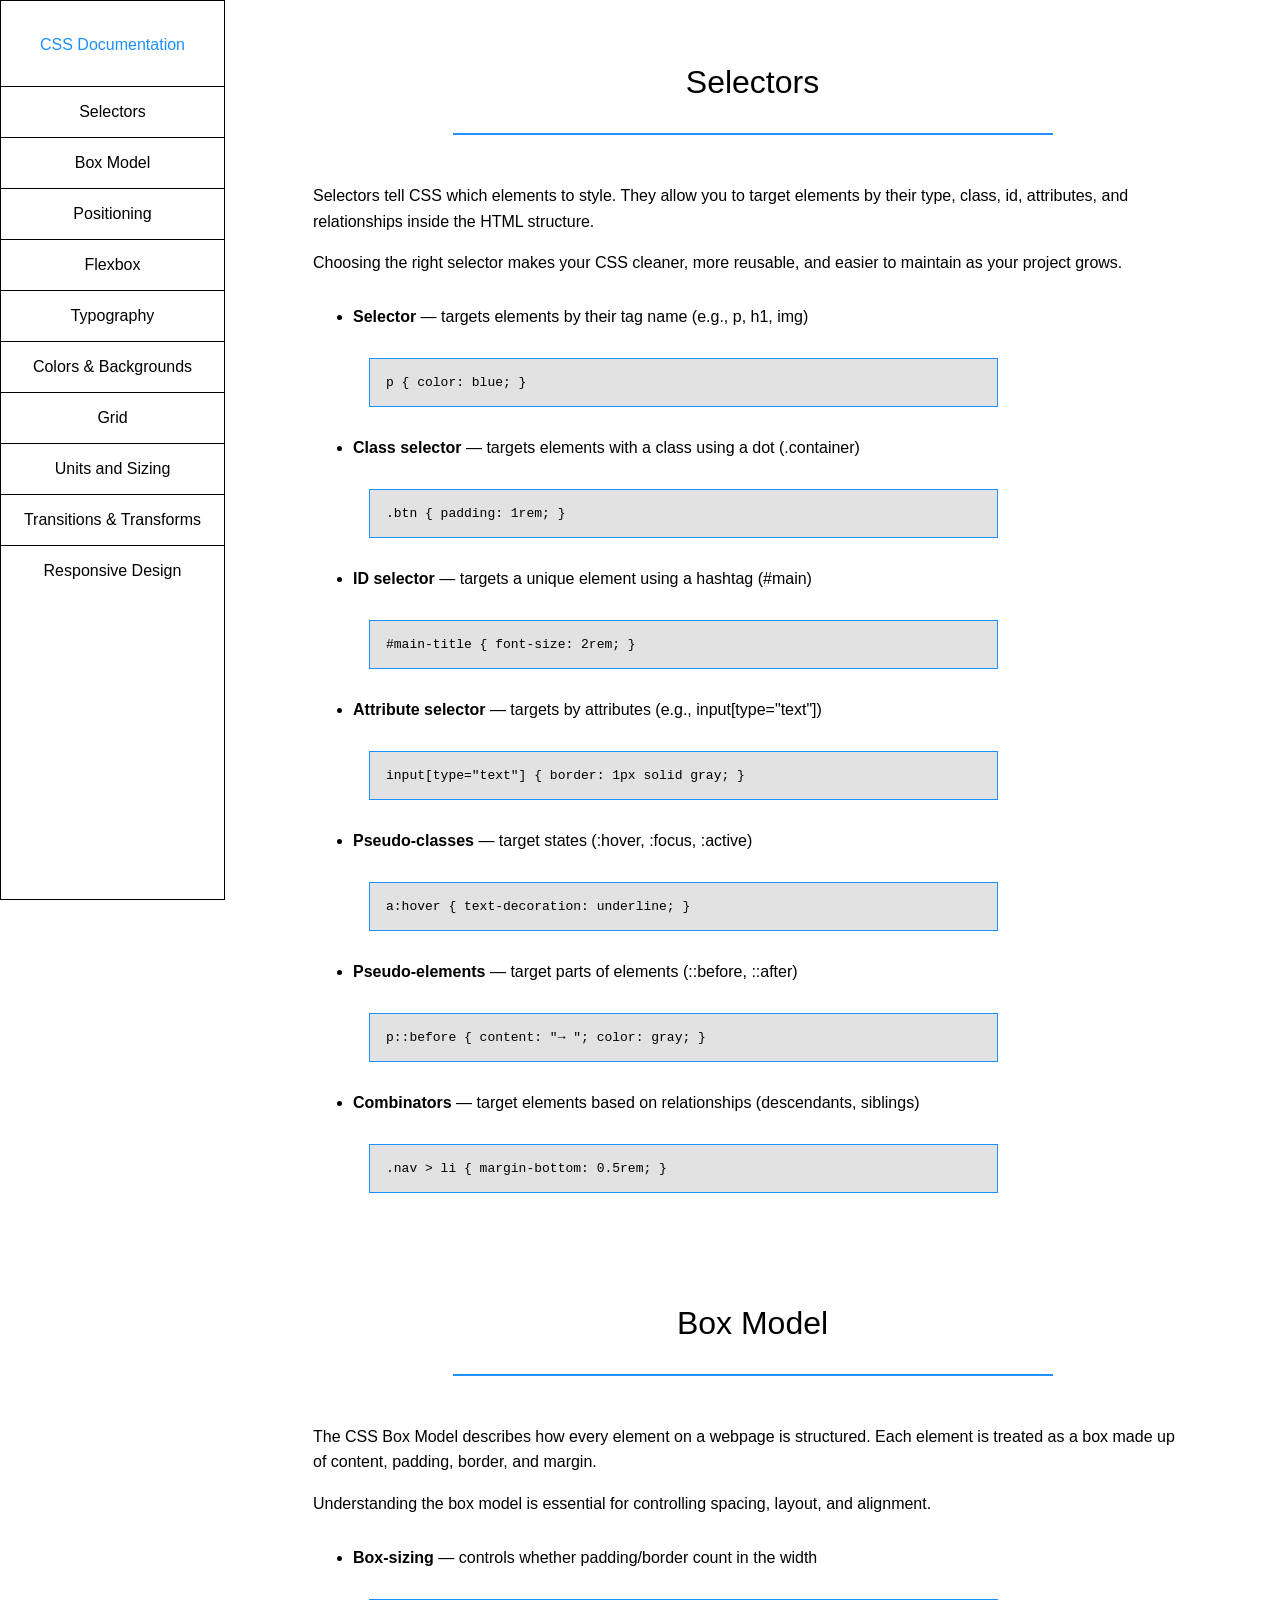
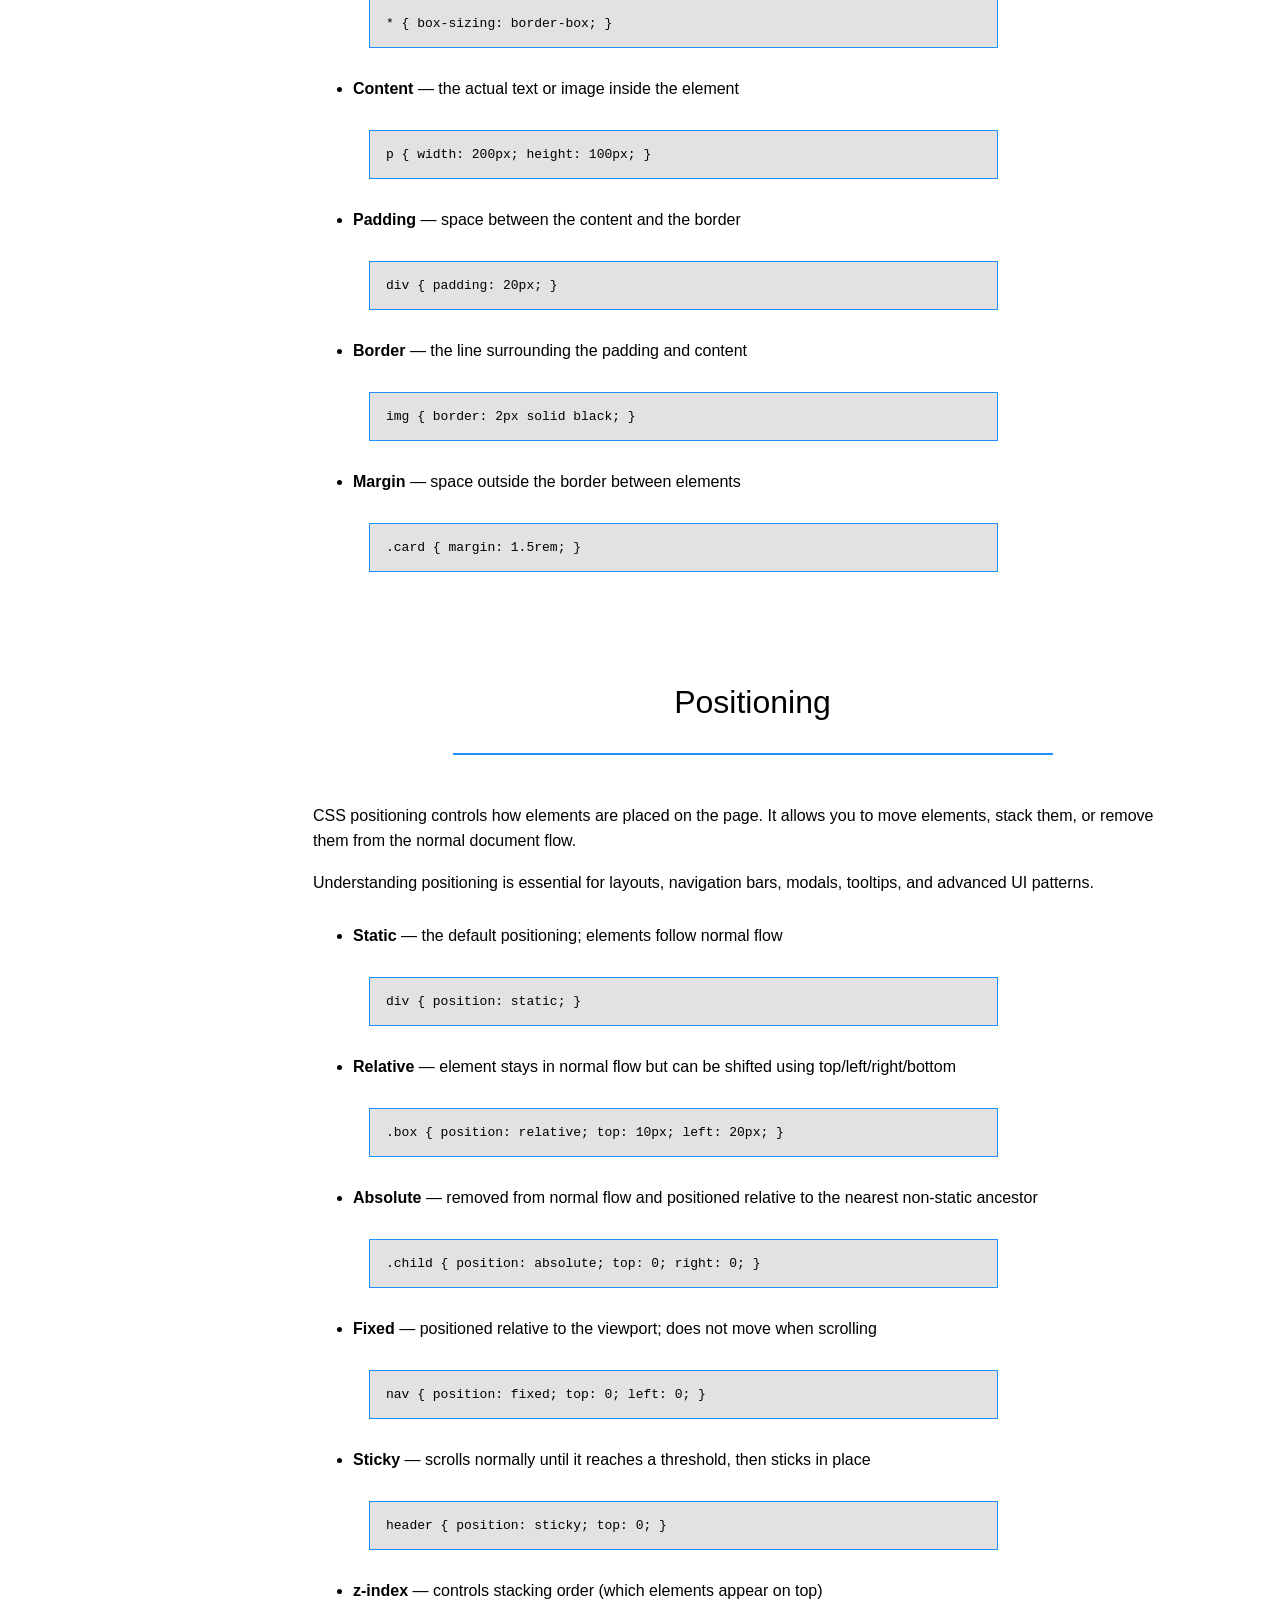
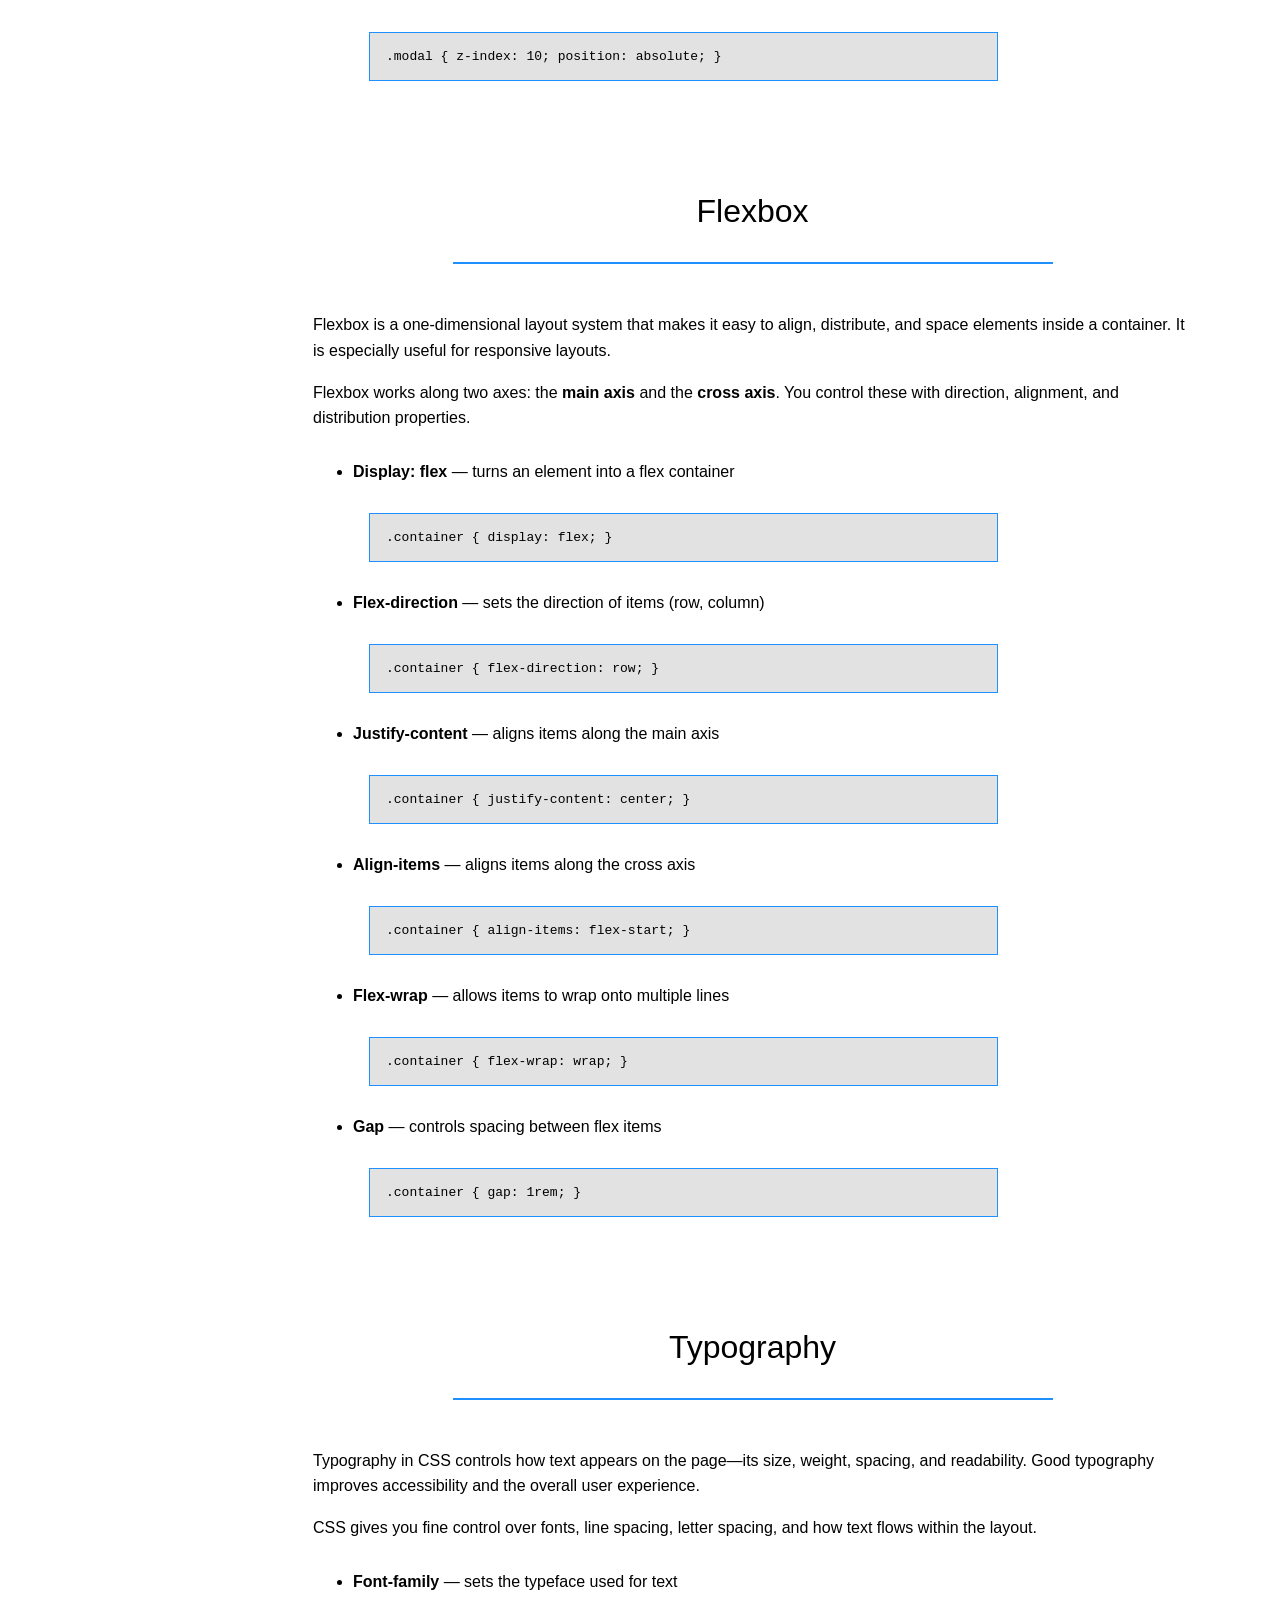
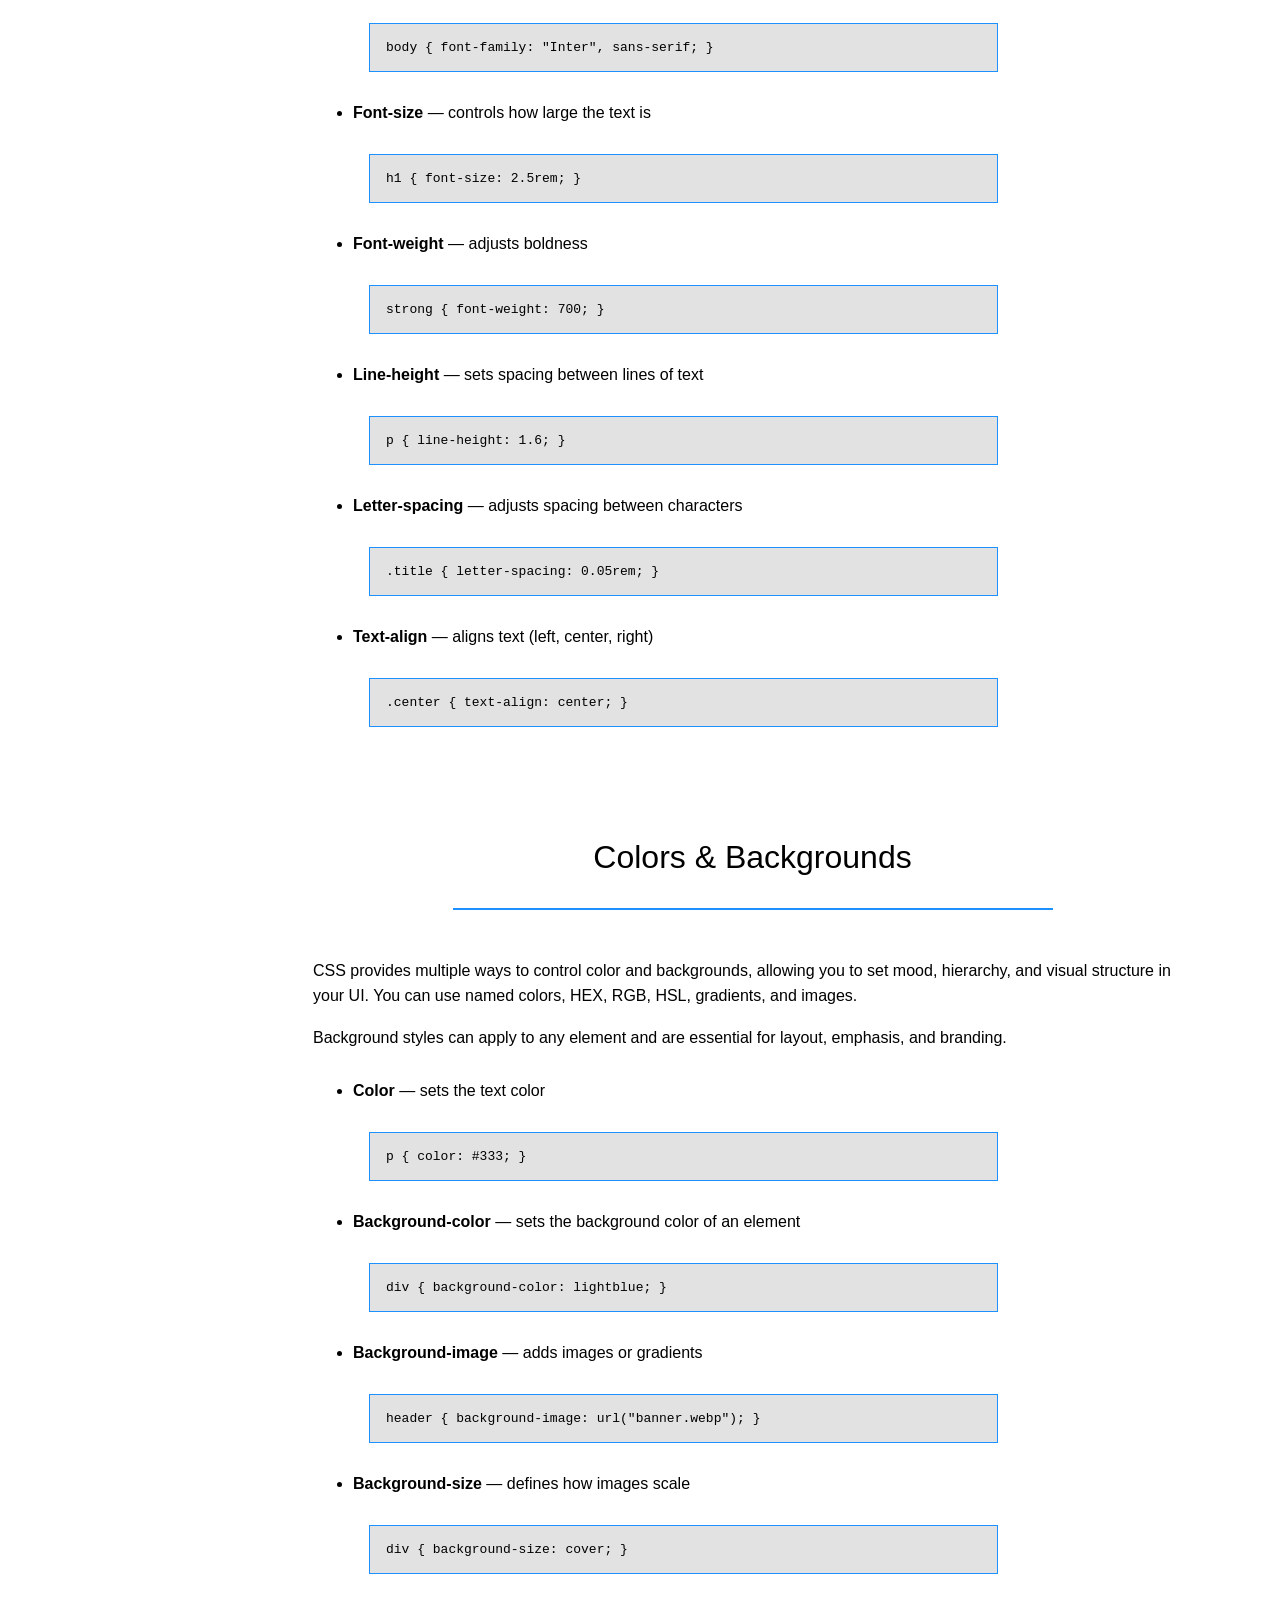
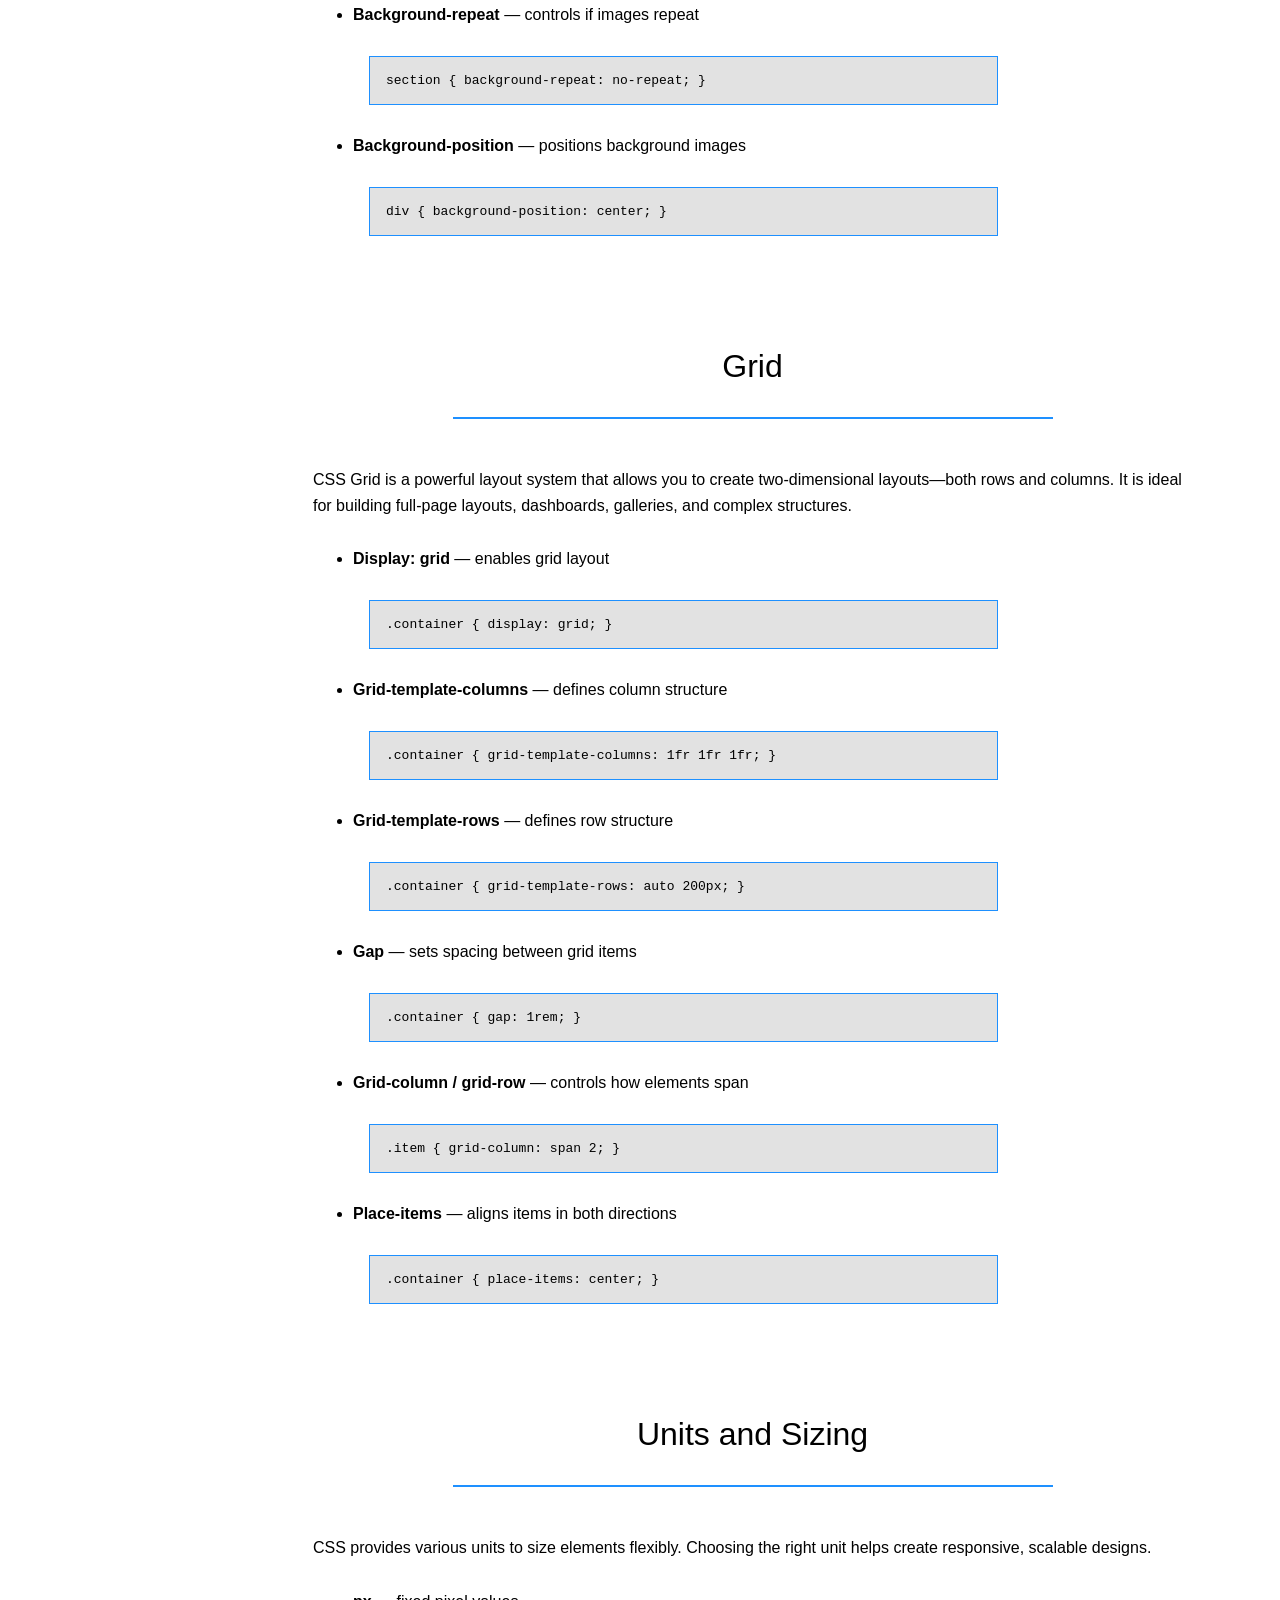
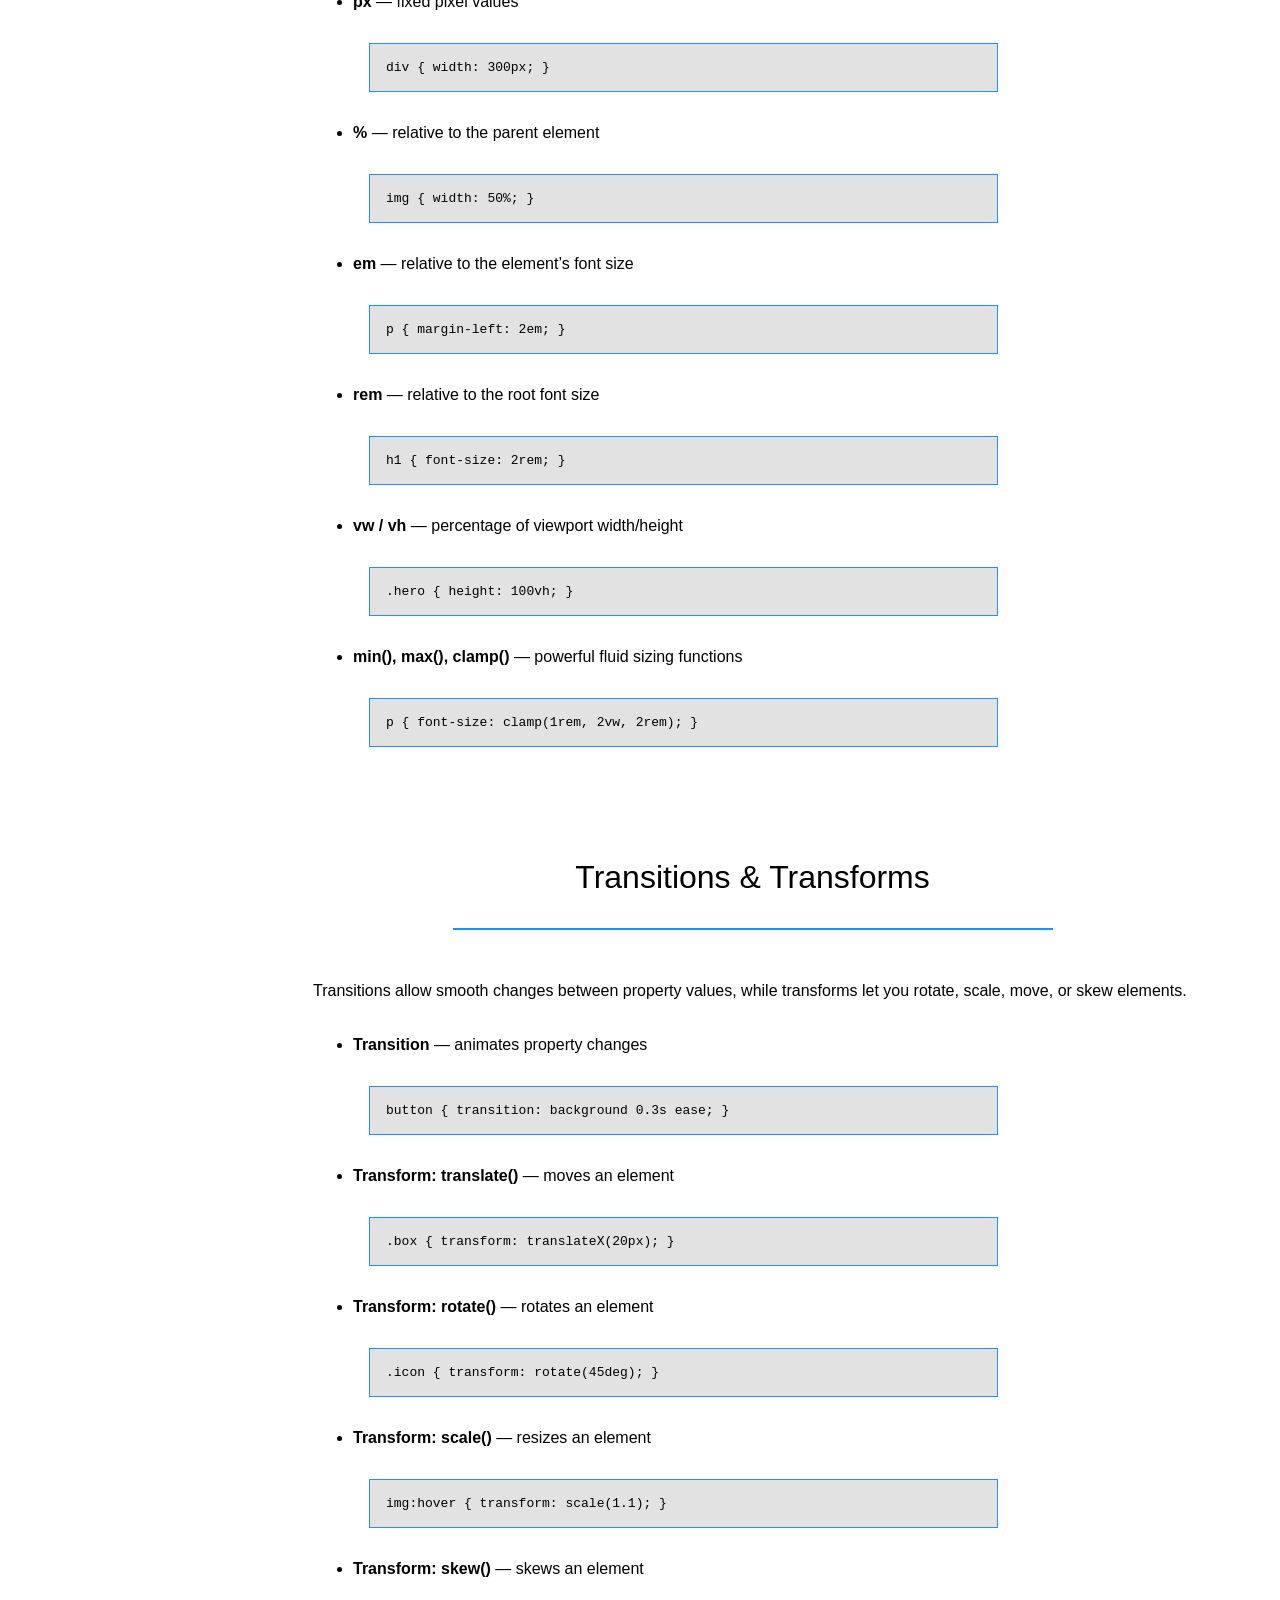
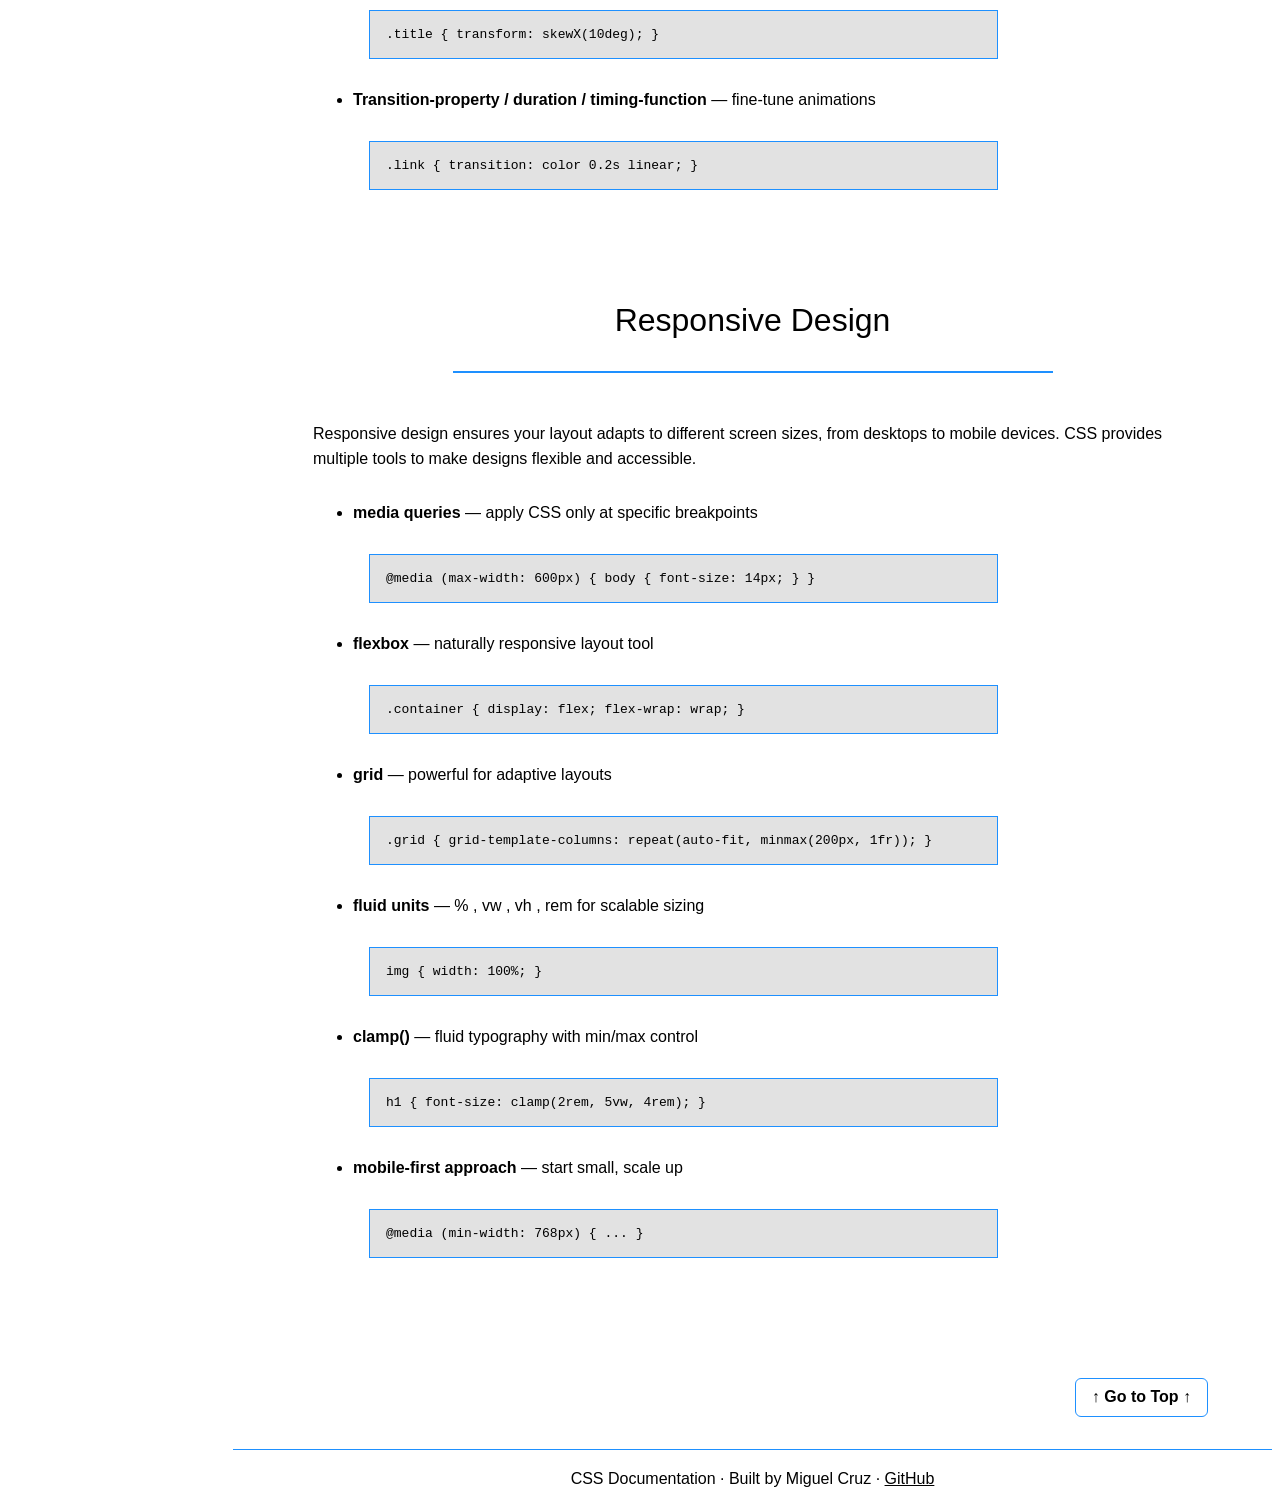
<file: 3.4 Technical Documention Page (Project)/TechnicalDocumentionPage.html>
<!DOCTYPE html>
<html lang="en">
<head>
    <meta charset="UTF-8">
    <meta name="viewport" content="width=device-width, initial-scale=1.0">
    <title>Technical Documention Page</title>
    <link rel="stylesheet" href="TechnicalDocumentionPage.css">
</head>

<body>
    <nav id="navbar">
        <header class="nav-title">CSS Documentation</header>
        <a class="nav-link" href="#Selectors">Selectors</a>
        <a class="nav-link" href="#Box_Model">Box Model</a>
        <a class="nav-link" href="#Positioning">Positioning</a>
        <a class="nav-link" href="#Flexbox">Flexbox</a>
        <a class="nav-link" href="#Typography">Typography</a>
        <a class="nav-link" href="#Colors_&_Backgrounds">Colors & Backgrounds</a>
        <a class="nav-link" href="#Grid">Grid</a>
        <a class="nav-link" href="#Units_and_Sizing">Units and Sizing</a>
        <a class="nav-link" href="#Transitions_&_Transforms">Transitions & Transforms</a>
        <a class="nav-link" href="#Responsive_Design">Responsive Design</a>
    </nav>    
    <main id="main-doc">
        <section id="Selectors" class="main-section">
            <header>Selectors</header>
            <hr>
            <p>Selectors tell CSS which elements to style. They allow you to target elements by their type, class, id, attributes, and relationships inside the HTML structure.</p>
            <p>Choosing the right selector makes your CSS cleaner, more reusable, and easier to maintain as your project grows.</p>
                <ul>
                <li><strong>Selector</strong> — targets elements by their tag name (e.g., p, h1, img)</li>
                    <code>p { color: blue; }</code>
                <li><strong>Class selector</strong> — targets elements with a class using a dot (.container)</li>
                    <code>.btn { padding: 1rem; }</code>
                <li><strong>ID selector</strong> — targets a unique element using a hashtag (#main)</li>
                    <code>#main-title { font-size: 2rem; }</code>
                <li><strong>Attribute selector</strong> — targets by attributes (e.g., input[type="text"])</li>
                    <code>input[type="text"] { border: 1px solid gray; }</code>
                <li><strong>Pseudo-classes</strong> — target states (:hover, :focus, :active)</li>
                    <code>a:hover { text-decoration: underline; }</code>
                <li><strong>Pseudo-elements</strong> — target parts of elements (::before, ::after)</li>
                    <code>p::before { content: "→ "; color: gray; }</code>
                <li><strong>Combinators</strong> — target elements based on relationships (descendants, siblings)</li>
                    <code>.nav > li { margin-bottom: 0.5rem; }</code>
                </ul>
        </section>

        <section id="Box_Model" class="main-section">
            <header>Box Model</header>
            <hr>
            <p>The CSS Box Model describes how every element on a webpage is structured. Each element is treated as a box made up of content, padding, border, and margin.</p>
            <p>Understanding the box model is essential for controlling spacing, layout, and alignment.</p>
            <ul>
                <li><strong>Box-sizing</strong> — controls whether padding/border count in the width</li>
                <code>* { box-sizing: border-box; }</code>
                <li><strong>Content</strong> — the actual text or image inside the element</li>
                <code>p { width: 200px; height: 100px; }</code>
                <li><strong>Padding</strong> — space between the content and the border</li>
                <code>div { padding: 20px; }</code>
                <li><strong>Border</strong> — the line surrounding the padding and content</li>
                <code>img { border: 2px solid black; }</code>
                <li><strong>Margin</strong> — space outside the border between elements</li>
                <code>.card { margin: 1.5rem; }</code>
            </ul>
        </section>

        <section id="Positioning" class="main-section">
            <header>Positioning</header>
            <hr>
            <p>CSS positioning controls how elements are placed on the page. It allows you to move elements, stack them, or remove them from the normal document flow.</p>
            <p>Understanding positioning is essential for layouts, navigation bars, modals, tooltips, and advanced UI patterns.</p>
            <ul >
                <li><strong>Static</strong> — the default positioning; elements follow normal flow</li>
                <code>div { position: static; }</code>
                <li><strong>Relative</strong> — element stays in normal flow but can be shifted using top/left/right/bottom</li>
                <code>.box { position: relative; top: 10px; left: 20px; }</code>
                <li><strong>Absolute</strong> — removed from normal flow and positioned relative to the nearest non-static ancestor</li>
                <code>.child { position: absolute; top: 0; right: 0; }</code>
                <li><strong>Fixed</strong> — positioned relative to the viewport; does not move when scrolling</li>
                <code>nav { position: fixed; top: 0; left: 0; }</code>
                <li><strong>Sticky</strong> — scrolls normally until it reaches a threshold, then sticks in place</li>
                <code>header { position: sticky; top: 0; }</code>
                <li><strong>z-index</strong> — controls stacking order (which elements appear on top)</li>
                <code>.modal { z-index: 10; position: absolute; }</code>
            </ul>
        </section>

        <section id="Flexbox" class="main-section">
            <header>Flexbox</header>
            <hr>
            <p>Flexbox is a one-dimensional layout system that makes it easy to align, distribute, and space elements inside a container. It is especially useful for responsive layouts.</p>
            <p>Flexbox works along two axes: the <strong>main axis</strong> and the <strong>cross axis</strong>. You control these with direction, alignment, and distribution properties.</p>
            <ul>
                <li><strong>Display: flex</strong> — turns an element into a flex container</li>
                <code>.container { display: flex; }</code>
                <li><strong>Flex-direction</strong> — sets the direction of items (row, column)</li>
                <code>.container { flex-direction: row; }</code>
                <li><strong>Justify-content</strong> — aligns items along the main axis</li>
                <code>.container { justify-content: center; }</code>
                <li><strong>Align-items</strong> — aligns items along the cross axis</li>
                <code>.container { align-items: flex-start; }</code>
                <li><strong>Flex-wrap</strong> — allows items to wrap onto multiple lines</li>
                <code>.container { flex-wrap: wrap; }</code>
                <li><strong>Gap</strong> — controls spacing between flex items</li>
                <code>.container { gap: 1rem; }</code>
            </ul>
        </section>

        <section id="Typography" class="main-section">
            <header>Typography</header>
            <hr>
            <p>Typography in CSS controls how text appears on the page—its size, weight, spacing, and readability. Good typography improves accessibility and the overall user experience.</p>
            <p>CSS gives you fine control over fonts, line spacing, letter spacing, and how text flows within the layout.</p>
            <ul>
                <li><strong>Font-family</strong> — sets the typeface used for text</li>
                <code>body { font-family: "Inter", sans-serif; }</code>
                <li><strong>Font-size</strong> — controls how large the text is</li>
                <code>h1 { font-size: 2.5rem; }</code>
                <li><strong>Font-weight</strong> — adjusts boldness</li>
                <code>strong { font-weight: 700; }</code>
                <li><strong>Line-height</strong> — sets spacing between lines of text</li>
                <code>p { line-height: 1.6; }</code>
                <li><strong>Letter-spacing</strong> — adjusts spacing between characters</li>
                <code>.title { letter-spacing: 0.05rem; }</code>
                <li><strong>Text-align</strong> — aligns text (left, center, right)</li>
                <code>.center { text-align: center; }</code>
            </ul>
        </section>

        <section id="Colors_&_Backgrounds" class="main-section">
            <header>Colors & Backgrounds</header>
            <hr>
            <p>CSS provides multiple ways to control color and backgrounds, allowing you to set mood, hierarchy, and visual structure in your UI. You can use named colors, HEX, RGB, HSL, gradients, and images.</p>
            <p>Background styles can apply to any element and are essential for layout, emphasis, and branding.</p>
            <ul>
                <li><strong>Color</strong> — sets the text color</li>
                <code>p { color: #333; }</code>
                <li><strong>Background-color</strong> — sets the background color of an element</li>
                <code>div { background-color: lightblue; }</code>
                <li><strong>Background-image</strong> — adds images or gradients</li>
                <code>header { background-image: url("banner.webp"); }</code>
                <li><strong>Background-size</strong> — defines how images scale</li>
                <code>div { background-size: cover; }</code>
                <li><strong>Background-repeat</strong> — controls if images repeat</li>
                <code>section { background-repeat: no-repeat; }</code>
                <li><strong>Background-position</strong> — positions background images</li>
                <code>div { background-position: center; }</code>
            </ul>

        </section>

        <section id="Grid" class="main-section">
            <header>Grid</header>
            <hr>
            <p>CSS Grid is a powerful layout system that allows you to create two-dimensional layouts—both rows and columns. It is ideal for building full-page layouts, dashboards, galleries, and complex structures.</p>
            <ul>
                <li><strong>Display: grid</strong> — enables grid layout</li>
                <code>.container { display: grid; }</code>
                <li><strong>Grid-template-columns</strong> — defines column structure</li>
                <code>.container { grid-template-columns: 1fr 1fr 1fr; }</code>
                <li><strong>Grid-template-rows</strong> — defines row structure</li>
                <code>.container { grid-template-rows: auto 200px; }</code>
                <li><strong>Gap</strong> — sets spacing between grid items</li>
                <code>.container { gap: 1rem; }</code>
                <li><strong>Grid-column / grid-row</strong> — controls how elements span</li>
                <code>.item { grid-column: span 2; }</code>
                <li><strong>Place-items</strong> — aligns items in both directions</li>
                <code>.container { place-items: center; }</code>
            </ul>
        </section>

        <section id="Units_and_Sizing" class="main-section">
            <header>Units and Sizing</header>
            <hr>
            <p>CSS provides various units to size elements flexibly. Choosing the right unit helps create responsive, scalable designs.</p>
            <ul>
                <li><strong>px</strong> — fixed pixel values</li>
                <code>div { width: 300px; }</code>
                <li><strong>%</strong> — relative to the parent element</li>
                <code>img { width: 50%; }</code>
                <li><strong>em</strong> — relative to the element’s font size</li>
                <code>p { margin-left: 2em; }</code>
                <li><strong>rem</strong> — relative to the root font size</li>
                <code>h1 { font-size: 2rem; }</code>
                <li><strong>vw / vh</strong> — percentage of viewport width/height</li>
                <code>.hero { height: 100vh; }</code>
                <li><strong>min(), max(), clamp()</strong> — powerful fluid sizing functions</li>
                <code>p { font-size: clamp(1rem, 2vw, 2rem); }</code>
            </ul>
        </section>

        <section id="Transitions_&_Transforms" class="main-section">
            <header>Transitions & Transforms</header>
            <hr>
            <p>Transitions allow smooth changes between property values, while transforms let you rotate, scale, move, or skew elements.</p>
            <ul>
                <li><strong>Transition</strong> — animates property changes</li>
                <code>button { transition: background 0.3s ease; }</code>
                <li><strong>Transform: translate()</strong> — moves an element</li>
                <code>.box { transform: translateX(20px); }</code>
                <li><strong>Transform: rotate()</strong> — rotates an element</li>
                <code>.icon { transform: rotate(45deg); }</code>
                <li><strong>Transform: scale()</strong> — resizes an element</li>
                <code>img:hover { transform: scale(1.1); }</code>
                <li><strong>Transform: skew()</strong> — skews an element</li>
                <code>.title { transform: skewX(10deg); }</code>
                <li><strong>Transition-property / duration / timing-function</strong> — fine-tune animations</li>
                <code>.link { transition: color 0.2s linear; }</code>
            </ul>
        </section>

        <section id="Responsive_Design" class="main-section">
            <header>Responsive Design</header>
             <hr>
            <p>Responsive design ensures your layout adapts to different screen sizes, from desktops to mobile devices. CSS provides multiple tools to make designs flexible and accessible.</p>
            <ul>
                <li><strong>media queries</strong> — apply CSS only at specific breakpoints</li>
                <code>@media (max-width: 600px) { body { font-size: 14px; } }</code>
                <li><strong>flexbox</strong> — naturally responsive layout tool</li>
                <code>.container { display: flex; flex-wrap: wrap; }</code>
                <li><strong>grid</strong> — powerful for adaptive layouts</li>
                <code>.grid { grid-template-columns: repeat(auto-fit, minmax(200px, 1fr)); }</code>
                <li><strong>fluid units</strong> — % , vw , vh , rem for scalable sizing</li>
                <code>img { width: 100%; }</code>
                <li><strong>clamp()</strong> — fluid typography with min/max control</li>
                <code>h1 { font-size: clamp(2rem, 5vw, 4rem); }</code>
                <li><strong>mobile-first approach</strong> — start small, scale up</li>
                <code>@media (min-width: 768px) { ... }</code>
            </ul>
        </section>

        <div id="div_button">
        <a id="button" href="#"> ↑ Go to Top ↑ </a>
        </div>

    </main>
    <footer id="footer">
        <p>CSS Documentation · Built by Miguel Cruz · <a class="gitlink" href="https://github.com/miguel1715" target="_blank">GitHub</a></p>
    </footer>
</body>
</html>
</file>
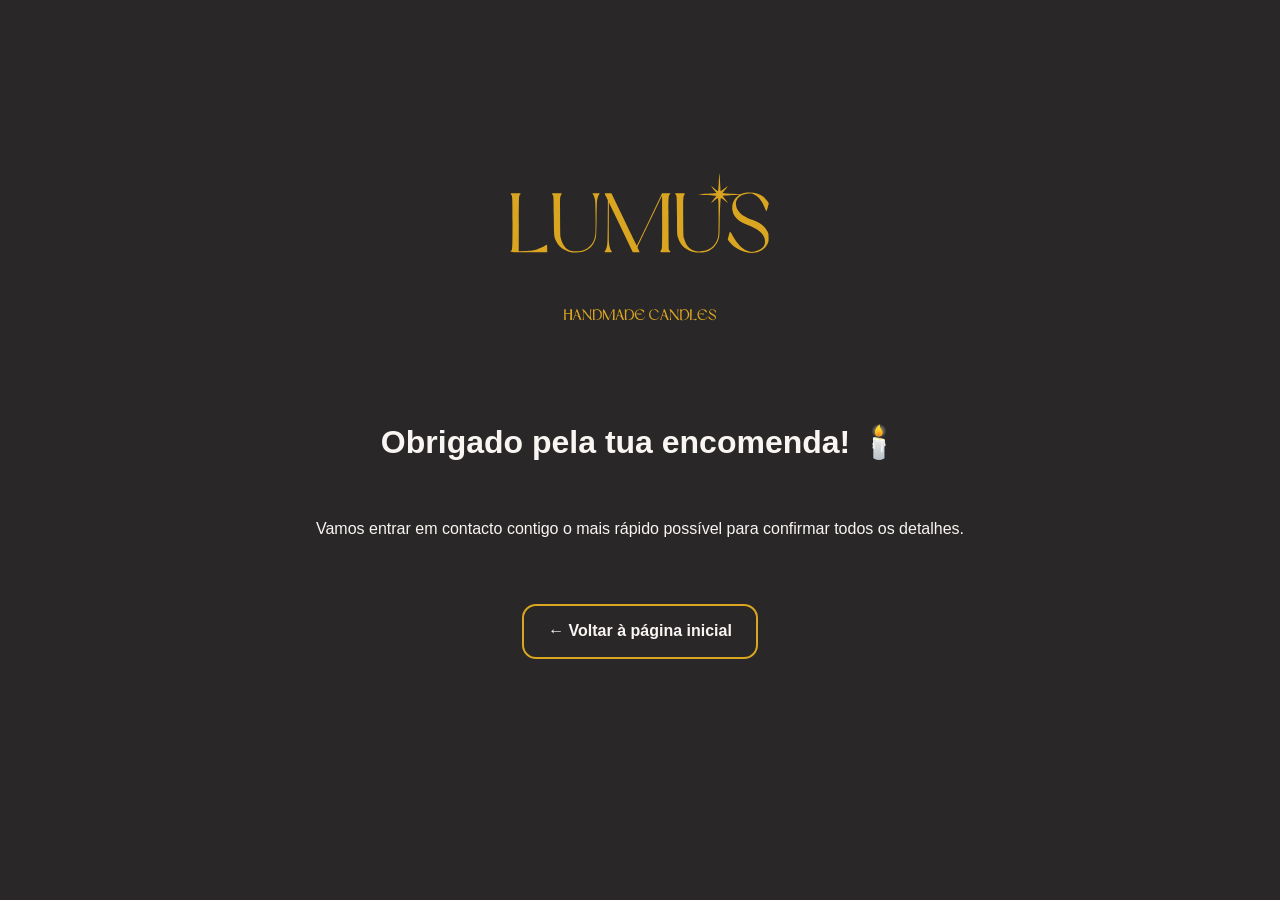
<file: 4.3 Product Landing Page (Project)/thank-you.html>
<!DOCTYPE html>
<html lang="pt">
  <head>
    <meta charset="UTF-8" />
    <meta name="description" content="Velas artesanais feitas com intenção, calma e aconchego. Lumus — ilumina o teu momento.">
    <meta name="viewport" content="width=device-width, initial-scale=1.0">
    <title> Lumus - Obrigado!</title>
    <link rel="stylesheet" href="ProductLandingPage.css" />
  </head>
  <body>
    <main class="thank-you-page"
      style="
        min-height: 100vh;
        display: flex;
        flex-direction: column;
        justify-content: center;
        align-items: center;
        background: #292727;
        color: #f9f5f2;
        text-align: center;
        padding: 2rem;
      ">
      <img id="thankyou-logo" src="images/main_svg.svg" >
      <h1>Obrigado pela tua encomenda! 🕯️</h1>
      <p>
        Vamos entrar em contacto contigo o mais rápido possível para confirmar
        todos os detalhes.
      </p>
      <a class="back-button" href="/"> ← Voltar à página inicial</a>
    </main>
  </body>
</html>
</file>
<file: personal-portfolio/styles.css>
/*  THEME COLOURS + FONTS + SIZES */

  /*  LIGHT THEME  */
  :root {
    --bg: #FFF6E8;
    --text: #1F1F1F;
    --accent: #f46e2a;
    --bg-subtle: #F7EBD5;
    --grain-image: url(images/grain-light.png);

    --font-main: "Space Grotesk", system-ui, -apple-system, "Segoe UI", Roboto, Arial, sans-serif; /* all body text + hero subtitle */
    --font-heading: "Syne", "Space Grotesk", sans-serif; /* nav links, h2, h3 */
    --font-title: "DM Serif Display", Georgia, serif; /* big hero title */
    --font-screen: "VT323", "Courier New", monospace;
    --font-hand: "Italianno", "Apple Chancery", cursive;
    --font-display: "Unbounded", "Arial Black", sans-serif;   /* the big footer name */

    --screen-bg: #000;  /* OLED #black */
    --screen-text: #ebebeb;
    --screen-bezel: #2a2a2a;     /* faint edge lines */

    --text-xs: clamp(0.875rem, 0.8rem + 0.2vw, 1rem);
    --text-sm: clamp(1.25rem, 1rem + 0.8vw, 1.875rem);
    --text-md: clamp(2.25rem, 1.2rem + 3.6vw, 4rem);
    --text-lg: clamp(4rem, 3.2rem + 10.4vw, 10.625rem);
  }

  /*  DARK THEME  */
  :root[data-theme="dark"] {
    --bg: #1F1F1F;
    --text: #FFF6E8;
    --accent: #FF8B52;
    --bg-subtle: #2A2A2A;

    --screen-bg: #FFF6E8;
    --screen-text: #1F1F1F;
    --screen-bezel: #E6D8BD;
    --grain-image: url(images/grain-dark.png);
  }
  :root[data-theme="dark"] .stack-list li:nth-child(3) {
    --brand: #d4a900;
  }


  /* ABOUT PHOTO LIGHT BULB EFFECT FOR DARK THEME */
  :root[data-theme="dark"] .about-photo {

    /* the light: a cream rectangle that the masks cut into a beam */
    background: var(--text);

    /* three marks stacked */
    -webkit-mask-image: /* safari */
      conic-gradient(from 162deg at 50% -55%, transparent 0deg, #000 10deg, #000 26deg, transparent 36deg),
      linear-gradient(to bottom, transparent 0%, #000 8%, #000 35%, transparent 100%),
      linear-gradient(to left, transparent 0%, #000 40%, #000 60%, transparent 100%);

    mask-image:
      /* 1. the cone */
      conic-gradient(from 162deg at 50% -55%, transparent 0deg, #000 10deg, #000 26deg, transparent 36deg),
      /* 2. top/bottom fade */
      linear-gradient(to bottom, transparent 0%, #000 8%, #000 35%, transparent 100%),
      /* 3. left/right fade */
      linear-gradient(to left, transparent 0%, #000 40%, #000 60%, transparent 100%);

    /* show only where all marks overlap */
    -webkit-mask-composite: source-in;
    mask-composite: intersect;

      opacity: 0;  /* the light is OFF: the portrait is there, but very dark */
  }

    /* JavaScript adds "is-visible" - light flicker effect */
  :root[data-theme="dark"] .about-photo.is-visible {
      animation: bulb-on 0.2s 1.5s step-end forwards;
    /* name, duration, delay, jump between keyframes, stay on the last value */
  }

  :root[data-theme="dark"] .about-photo img {
    filter: none; /* no blur and no fade: the sketch is simply there */
  }

  /*  --------------------------------  */


  /*  RESET PAGE LAYOUT  */
  *, *::before, *::after {
    margin: 0;
    padding: 0;
    box-sizing: border-box;
  }

  html {
    scroll-behavior: smooth;
  }


  /*  --------------------------------  */


  /*  MAIN PAGE STYLING  */

  body {
    background-color: var(--bg);
    color: var(--text);
    font-family: var(--font-main);
    font-size: var(--text-sm);
    font-weight: 400;
    line-height: 1.5;
    position: relative;    /* the grain layer is positioned inside the body */
  }

  /* PAPER GRAIN: a noise layer behind all the content, over the page colour */
  body::before {
    content: "";
    position: absolute;
    inset: 0; /* covers the whole page, top to bottom */
    z-index: -1;   /* behind the text and images, above the background colour */
    background-image: var(--grain-image);
    pointer-events: none; /* clicks go through it */
  }

  h1 {
    font-size: var(--text-lg);
    font-weight: 700;
    line-height: 1;
  }

  h2 {
    font-family: var(--font-heading);
    font-size: var(--text-md);
    font-weight: 700;
    line-height: 1.1;
  }

  h3 {
    font-family: var(--font-heading);
    font-weight: 700;
  }

  a {
    color: inherit;
    text-decoration: none;
  }

  img {
    display: block;
    max-width: 100%;
  }


  /*  --------------------------------  */


  /*  NAV: THE ISLAND  */

  .site-header {
    --island-size: 75px;  /* the full size. The island inherits it; the scrolled rule overrides it only on the island */
    --island-hover-size: 75px;     /* same as --island-size, so hover square and open bar are the same height */
    position: fixed;
    top: 1.5rem;
    left: 0;
    width: 100%;
    height: var(--island-size);    /* the header is always as tall as the biggest island */
    z-index: 100;
    display: flex;
    justify-content: center;
    align-items: center;
    padding: 0 2rem;
    pointer-events: none; /* the empty strip doesn't block clicks on the page below */
    animation: fade-in 1s ease 2.5s both;
  }

  /* the island itself: one box that changes width */
  .island {
    position: relative;
    pointer-events: auto;
    display: flex;
    align-items: center;
    width: var(--island-size); /* CLOSED: a square, same size as the button */
    height: var(--island-size);
    background: transparent;
    color: var(--text);
    border-radius: 25%;
    overflow: hidden; /* hides the links while narrow, and rounds off the circle's corners */
    transition: width 0.6s cubic-bezier(0.32, 0.72, 0, 1),  /* Apple-like curve */
                height 0.4s cubic-bezier(0.32, 0.72, 0, 1),
                border-radius 0.6s cubic-bezier(0.32, 0.72, 0, 1),
                color 0.35s,
                opacity 0.4s ease,   /* the fade when the island hides and comes back */
                background-color 0.25s ease 0.6s;   /* closing: the black bar waits until it has shrunk, then fades */
  }

  /* THE HOVER CIRCLE: a round element behind the stripes and links, bigger than the square so it covers the corners */
  .island::before {
    content: "";
    position: absolute;
    top: 50%;
    left: 50%;
    width: calc(var(--island-size) * 1.5);    /* 1.5x the square: covers it corner to corner */
    height: calc(var(--island-size) * 1.5);
    border-radius: 50%;
    background: var(--text);
    transform: translate(-50%, -50%) scale(0);  /* HIDDEN: centred, shrunk to nothing */
    transition: transform 0.5s ease;
  }

  /* KEYBOARD FOCUS while closed: the text colour flips (the circle grows below) */
  .island:not(.is-open):has(.menu-toggle:focus-visible) {
    color: var(--bg);
    --island-size: var(--island-hover-size);     /* grows by size, not by scale, so the stripes stay the same */
  }

  /* the circle grows until it fills the square: on keyboard focus, and in the compact state */
  .island:not(.is-open):has(.menu-toggle:focus-visible)::before,
  .island.is-compact:not(.is-open)::before {
    transform: translate(-50%, -50%) scale(1);
  }

  /* JavaScript adds the class "is-open" */
  .island.is-open {
    width: 100%;
    border-radius: 40px;
    color: var(--bg);
    background-color: var(--text);   /* the open bar is black: the island itself, no circle needed */
    transition: width 0.6s cubic-bezier(0.32, 0.72, 0, 1),
                height 0.4s cubic-bezier(0.32, 0.72, 0, 1),
                border-radius 0.6s cubic-bezier(0.32, 0.72, 0, 1),
                color 0.35s,
                opacity 0.4s ease,
                background-color 0s;   /* opening: black at once, with no wait */
  }

  /* COMPACT + closed: black and small, only after scrolling up */
  .island.is-compact:not(.is-open) {
    --island-size: 48px;
    color: var(--bg);
  }

  /* HIDDEN: JavaScript adds "is-hidden" while scrolling down with the menu closed */
  .island.is-hidden {
    opacity: 0;
    pointer-events: none;  /* an invisible island can't be clicked or hovered */
  }


  /* THE BUTTON inside the island */
  .menu-toggle {
    position: relative;   /* keeps the button painted on top of the #black layer */
    display: flex;
    flex-direction: column;
    justify-content: center;
    align-items: center; /* centres the stripes horizontally, whatever the button width */
    gap: 6px;
    width: var(--island-size);   /* same number as the island */
    height: var(--island-size);
    padding: 0;
    background: transparent;
    border: none;
    color: inherit;
    cursor: pointer;
    -webkit-tap-highlight-color: transparent;   /* no #blue highlight on mobiel tap */
  }

  .menu-toggle span {
    display: block;
    width: 28px;
    height: 2px;
    background: currentColor;
  }


  /* THE LINK LISTS */
  .nav-links {
    position: relative;    /* paints the links above the #black layer */
    list-style: none;
    display: flex;
    justify-content: space-evenly;
    align-items: center;
    flex: 1;     /* each list takes half of the free space... */
    min-width: 0;  /* flex item shrinks to nothing */
    font-size: var(--text-xs);
    white-space: nowrap; /* link text never wraps during the resize */
    opacity: 0;    /* CLOSED: invisible... */
    visibility: hidden;
    transition: opacity 0.25s, visibility 0s 0.25s;
  }

  .island.is-open .nav-links {
    opacity: 1;
    visibility: visible;
    transition: opacity 0.7s 0.1s, visibility 0s;  /* waits 0.1s so the bar is partly open first */
  }

  /* LINK HOVER: colored underline grows left to right, shrinks right to left */
  .nav-links a {
    position: relative;
    padding-block: 0.25rem;
    font-family: var(--font-heading);
    font-weight: 700;
  }

  .nav-links a::after {
    content: "";
    position: absolute;
    left: 0;
    bottom: 0;
    width: 100%;
    height: 2px;
    background: var(--accent);
    transform: scaleX(0); /* hidden: squashed to zero width */
    transform-origin: left;   /* leaving: shrinks toward the left */
    transition: transform 0.3s;
  }

  .nav-links a:hover::after,
  .nav-links a:focus-visible::after {
    transform: scaleX(1);
    transform-origin: left;    /* starting: grows from the left */
  }

  /* THEME SWITCH BUTTON  */
  .theme-toggle {
    position: relative;
    display: flex;
    align-items: center;
    width: 8rem;
    height: 2.6rem;
    padding: 10px 5px 10px;
    background: transparent;
    border: 1.5px solid color-mix(in srgb, currentColor 35%, transparent);
    border-radius: 0.6rem; /* about 25% of the height: a fixed value, because 25% of the width would be too round */
    color: inherit;
    cursor: pointer;
    transition: border-color 0.3s;
  }

  .theme-toggle:hover,
  .theme-toggle:focus-visible {
    border-color: currentColor;
  }

  /* the two words, one in each half of the track */
  .theme-labels {
    display: grid;
    grid-template-columns: 1fr 1fr;  /* Light on the left half, Dark on the right half */
    width: 100%;
    font-family: var(--font-screen); /* VT323, like the strip */
    font-size: 1.15rem;
    line-height: 1;
    text-transform: uppercase;
    letter-spacing: 0.08em;
    text-align: center;
  }

  /* the thumb: covers one half, hides the word under it */
  .theme-thumb {
    position: absolute;
    top: 2px;
    bottom: 2px;
    left: 2px;
    width: calc(50% - 2px);
    background: currentColor;   /* same colour as the words, so the covered word disappears */
    border-radius: calc(0.6rem - 2px);
    transform: translateX(100%);     /* LIGHT theme: thumb on the right, so it covers Dark and reveals Light */
    transition: transform 0.4s cubic-bezier(0.32, 0.72, 0, 1);    /* the same smooth curve as the island */
  }

  /* a little grip line on the thumb */
  .theme-thumb::after {
    content: "";
    position: absolute;
    top: 30%;
    bottom: 30%;
    left: 50%;
    width: 2px;
    background: var(--text);   /* the island's background colour, so it contrasts with the thumb */
    transform: translateX(-50%);
  }

  /* DARK theme */
  :root[data-theme="dark"] .theme-thumb {
    transform: translateX(0);
  }


  /*  --------------------------------  */


  /*  HERO  */
  .hero {
    min-height: 100svh;     /* full visible screen height */
    display: flex;
    flex-direction: column;    /* title, subtitle, then bottom row, top to bottom */
    padding: 6rem 2rem 2rem;   /* big top padding so the fixed nav doesn't cover the text */
    animation: fade-up 0.9s cubic-bezier(0.32, 1.5, 0, 1) 0.6s both;    /* name | duration | curve | delay | fill */
  }

  .hero-intro {
    margin-top: auto;
    align-self: center;
    text-align: center;
  }

  .hero-title {
    font-family: var(--font-title);
    font-weight: 400;
  }

  .dot {
    color: var(--accent);
  }

  .hero-sub {
    margin-top: 1.8rem;
    font-size: clamp(0.95rem, 4.1vw, 1.5rem);
    white-space: nowrap;
    font-weight: 400;
    line-height: 2;
    font-style: italic;
    animation: fade-up 3s cubic-bezier(0.32, 0.72, 0, 1) 1.5s both;
  }

  .hero-details {
    margin-top: auto;  /* pushes the bottom row to the bottom of the hero */
    display: grid;
    grid-template-columns: 1fr auto 1fr;
    align-items: end;
    font-family: var(--font-screen);   /* VT323, like the quote caption */
    font-size: 1.3rem;
    letter-spacing: 0.08em;
    text-transform: uppercase;
    animation: fade-in 2s ease 2.5s both;
  }

  .hero-clock {
    white-space: nowrap;
  }

  .hero-edition {
    justify-self: end; /* right edge of its column */
  }

  .clock-colon {
    animation: blink 2s step-end infinite;    /* step-end: it jumps between states with no fading. infinite: repeats forever */
  }

  .scroll-arrow {
    font-size: var(--text-sm);
    transition: opacity 0.4s, transform 0.4s, visibility 0s;
  }

  /* when the island has "is-scrolled" (scrolled has happened), the arrow fades down and out */
  body:has(.island.is-scrolled) .scroll-arrow {
    opacity: 0;
    transform: translateY(80px);
    pointer-events: none;
    transition: opacity 0.4s, transform 0.4s, visibility 0s 0.4s;     /* visibility waits for the fade to finish */
  }

  /* BRUSH STROKE */

  .brush {
    position: relative;   /* the stroke is positioned against this box */
    display: inline-block;     /* the box shrinks to the word's width */
    white-space: nowrap;   /* word and stroke stay on one line */
    line-height: 1.6; /* fixed box height, so the stroke always sits in the same place */
    isolation: isolate;  /* own stacking layer, so z-index:-1 stays behind the letters, not behind the page */
  }

  /* the stroke is a pseudo-element: no HTML needed for it */
  .brush::after {
    content: "";
    position: absolute;
    left: -3%;
    bottom: -0.42em;
    width: 106%;     /* a little wider than the word */
    height: 0.5em;
    z-index: -1;  /* behind the letters */

    background: var(--accent);    /* the colour fills the whole box... */
    -webkit-mask: url(images/brush.svg) center / 100% 100% no-repeat;  /* ...and the mask cuts it into the brush shape */
    mask: url(images/brush.svg) center / 100% 100% no-repeat;     /* 100% 100% stretches the shape to the word's width */

    clip-path: inset(0 100% 0 0);    /* HIDDEN: cut 100% from the right side, so nothing shows */
    transition: clip-path 0.9s cubic-bezier(0.32, 0.72, 0, 1); /* the reveal wipes left to right */
  }

  /* JavaScript adds "is-drawn": the cut goes to 0, the stroke is fully shown and stays */
  .brush.is-drawn::after {
    clip-path: inset(0 0 0 0);
  }

  /* titles are bigger: a slightly thinner stroke, and their own line-height so the heading doesn't grow */
  .brush-title {
    line-height: 1.5;
  }
  .brush-title::after {
    bottom: -0.18em;
    height: 0.32em;
    opacity: 0.90;
    left: -0.25em;
  }

  /* the hero one needs no JavaScript: it draws itself after the subtitle has finished fading in (1.5s delay + 3s = 4.5s) */
  .hero-sub .brush::after {
    animation: brush-draw 0.7s cubic-bezier(0.32, 0.72, 0, 1) 4.7s both;  /* "both": hidden during the delay, stays drawn at the end */
  }


  /*  --------------------------------  */


  /*  ABOUT SECTION */

  .about {
    min-height: 100svh;
    display: grid;
    grid-template-columns: 3fr 2fr;    /* text column | photo column */
    gap: 2rem 0.5rem;
    align-items: center;
    align-content: center;
    max-width: 64rem;
    margin-inline: auto;
    padding: 10rem 2rem 13rem;
  }

  .about-photo {
    aspect-ratio: 4 / 5;
    grid-column: 2;
    grid-row: 1 / 3;   /* starts at row 1 (level with the title) and ends after row 2 (the text) */
  }

  .about-photo img {
    width: 100%;
    height: 100%;
    object-fit: cover;

    /* image blend and sketch like effect */
    mix-blend-mode: multiply;

    -webkit-mask-image: radial-gradient(ellipse 50% 50% at center, #000 60%, transparent 100%);
    mask-image: radial-gradient(ellipse 50% 50% at center, #000 60%, transparent 100%);

    filter: blur(40px) opacity(0);    /* hidden state: blurry and invisible */
    transition: filter 2s ease;     /* it takes 2 seconds to sharpen and appear */
  }

  /* JavaScript toggle Class */
  .about-photo.is-visible img {
    filter: blur(0) opacity(1);
  }

  .about-text {
    max-width: 45ch;    /* about 45 characters per line */
    align-self: end; /* the text block sits at the bottom, level with the photo's bottom */
    font-size: 1.4rem;
    line-height: 1.5;
    padding-bottom: 24px;
  }

  .about-text p + p {
    margin-top: 1.25rem;
  }

  /*  --------------------------------  */


  /*  STACK STRIP  */

  .stack {
    --stack-gap: 4rem;
    position: relative;
    padding: 0.4rem 0;
    background: var(--screen-bg);
    color: var(--screen-text);
    border-block: 1px solid var(--screen-bezel);
    overflow: hidden;
    filter: opacity(90%);
  }

  /* the track holds both lists side by side, and slides to the left */
  .stack-track {
    display: flex;
    width: max-content;  /* as wide as both lists together */
    animation: stack-scroll 20s linear infinite;    /* 20 seconds per loop, constant speed, forever */
  }


  .stack-list {
    list-style: none;
    display: flex;
    flex-shrink: 0;
    min-width: 100vw;     /* still fills wide monitors */
    font-family: var(--font-screen);
    font-size: 1.4rem;
    line-height: 1.3;
    text-transform: uppercase;
    letter-spacing: 0.08em;
  }

  /* each item grows equally to fill the list, with half a gap of space on each side */
  .stack-list li {
    position: relative; /* the dot is positioned against this li */
    flex: 1 0 auto;  /* grow to share any free space, never shrink */
    display: flex;
    justify-content: center;    /* icon + name stay centred in the li */
    padding-inline: calc(var(--stack-gap) / 2);
    align-items: center;
  }

  /* the dot sits on the right edge of the li, i.e. exactly between two items */
  .stack-list li::after {
    content: "•";
    position: absolute;
    color: var(--accent);
    right: 0;
    transform: translateX(50%);     /* centres the dot on that edge */
  }

  .icon {
    display: inline-block;
    width: 1em;   /* as big as the text */
    height: 1em;
    margin-right: 0.4em;
    background: currentColor;

    /* Safari */
    -webkit-mask: var(--icon) center / contain no-repeat;
    mask: var(--icon) center / contain no-repeat;
  }

  /* each icon takes its own brand colour (set per item below) */
  .stack-list .icon {
    color: var(--brand, #fff);     /* falls back to #white if an item has no colour */
  }

  /* brand colours, in the same order as the list in your HTML */
  .stack-list li:nth-child(1) { --brand: #e34f26; }   /* HTML5 */
  .stack-list li:nth-child(2) { --brand: #2d7ff9; } /* CSS */
  .stack-list li:nth-child(3) { --brand: #f7df1e; }     /* JavaScript */
  .stack-list li:nth-child(4) { --brand: #f05032; }   /* Git */
  .stack-list li:nth-child(5) { --brand: var(--screen-text); }  /* GitHub: follows the strip's text colour */
  .stack-list li:nth-child(6) { --brand: #00c7b7; } /* Netlify */
  .stack-list li:nth-child(7) { --brand: #23a9f2; }     /* VS Code */



  /*  --------------------------------  */


  /*  STATEMENT SECTION */

  .statement {
    padding: 13rem 9rem;
    display: flex;
    justify-content: center;
    align-items: center;
  }

  .statement-text {
    font-family: var(--font-hand);
    font-size: 53px;
    max-width: 30ch;
    font-weight: 400;
    line-height: 1.4;
    letter-spacing: 0.04em;
    opacity: 0.8;
  }


  /* who said it, below the quote */
  .statement-source {
    margin-top: 2rem;
    padding-right: 1.2rem;
    font-family: var(--font-screen);
    font-size: 1.15rem;
    text-transform: uppercase;
    opacity: 0.7;
    text-align: end;
  }

  .statement-source cite {
    font-style: normal; /* cite was italic by default */
  }

  /*  --------------------------------  */


  /*  PROJECTS SECTION  */
  .projects {
    padding: 0rem 9rem 9rem;
  }

  .projects h2 {
    margin-bottom: 5rem;
  }

  .project-list {
    display: grid;
    grid-template-columns: repeat(2, 1fr);   /* 2x2 grid for four projects */
    gap: 4rem;
  }

  .project-card img {
    width: 100%;
    aspect-ratio: 16 / 9;    /* matches your screenshots, so almost nothing is cropped */
    object-fit: cover;  /* crops to fill the box instead of squashing */
    border-radius: 24px;
    background: var(--bg-subtle);   /* shows a tinted box until the image exists */
  }

  .project-card h3 {
    position: relative;     /* the underline is positioned relative to the title */
    display: inline-block;    /* title line box is only as wide as the title */
    margin-top: 1.25rem;
    margin-bottom: 0.1rem;
    padding-bottom: 0.15rem;
    line-height: 1.1;

  }

  /* the #orange line: hidden at rest, same behaviour as the nav links */
  .project-card h3::after {
    content: "";
    position: absolute;
    left: 0;
    bottom: 0;
    width: 100%;
    height: 2px;
    background: var(--accent);
    transform: scaleX(0); /* shrinked to nothing */
    transform-origin: left;   /* grows from the left, shrinks back toward the left */
    transition: transform 0.3s;
  }

  /* hovering anywhere on the card draws the line */
  .project-card:hover h3::after,
  .project-card:focus-visible h3::after {
    transform: scaleX(1);
  }

  .project-card p {
    font-size: var(--text-xs);
    opacity: 0.7;     /* a bit softer than the title */
  }


  /*  --------------------------------  */



  /* === FOOTER === */
  .site-footer {
      overflow: hidden;    /* crops the big name at the bottom edge */
      padding: 4rem 1rem 0;
      background: var(--text);   /* the colours swap depending on the theme */
      color: var(--bg);
      position: relative;  /* the grain layer is positioned inside the footer */
  }

  /* grain: a layer of noise laid over the whole footer */
  .site-footer::after {
      content: "";     /* needs a content to exist */
      position: absolute;
      inset: 0;   /* covers the whole footer */
      background-image: url(images/noise.png);
      mix-blend-mode: soft-light;     /* mixes the noise into what's underneath instead of covering it */
      opacity: 0.17;
      pointer-events: none;   /* the icons still react */
  }

  .footer-top {
      padding: 0rem 6rem 0rem 7rem;
      display: flex;
      justify-content: space-between;
      align-items: center;
      flex-wrap: wrap;     /* stacks on narrow screens */
      gap: 1.5rem 2rem;
  }

  .footer-copy {
      font-family: var(--font-screen);  /* VT323, like the strip */
      font-size: 1.15rem;
      text-transform: uppercase;
      letter-spacing: 0.08em;
      opacity: 0.7;
  }

  .footer-links {
      display: flex;
      gap: 3rem;
  }

  .footer-links a {
      display: flex;
      padding: 13px;
  }

  .footer-links .icon {
      width: 2rem;
      height: 2rem;
      margin-right: 0;
  }

  .footer-icon {
      width: 2rem;
      height: 2rem;
  }

  /* hover styling / spinning */
  .footer-links .icon,
  .footer-icon {
      transition: transform 0.7s cubic-bezier(0.34, 1.56, 0.64, 1);   /* the 1.56 being > 1 makes the coin effect go beyond the 180º a bit and bounce back */
  }

  .footer-links a:hover .icon,
  .footer-links a:hover .footer-icon,
  .footer-links a:focus-visible .icon,
  .footer-links a:focus-visible .footer-icon {
      transform: perspective(300px) rotateY(180deg) scale(1.15);
  }


  /* the big name: wide, dim and cropped by the footer's bottom edge */
  .footer-name {
      margin-top: 1rem;
      font-family: var(--font-display);
      font-size: 27cqw; /* no container here, so this is 1% of the screen width, like vw */
      font-weight: 800;
      line-height: 0.75;
      text-align: center;
      color: color-mix(in srgb, var(--text) 82%, black);   /* letters a bit darker than the footer, so they look pressed in */
      text-shadow:
          0 -0.008em 0 rgba(0, 0, 0, 0.55),  /* dark edge on top. the rim casts into the letter */
          0 0.01em 0 color-mix(in srgb, var(--bg) 5%, transparent);   /* light edge underneath catching the lower lip */
      transform: translateY(18%);
      user-select: none;
      pointer-events: none;  /* this fixes the icons not working when hovered. big name covers the bottom of the button */
  }

  /* DARK THEME */
  :root[data-theme="dark"] .site-footer::after {
      mix-blend-mode: multiply; /* multiply shows on light colours, like the page */
      opacity: 0.09;
  }

  /* DARK THEME carved name */
  :root[data-theme="dark"] .footer-name {
      color: color-mix(in srgb, var(--text) 97%, black);
      text-shadow:
          0 -0.007em 0 rgba(70, 50, 20, 0.3),     /* warm shade on the top edge, no blur */
          0 0.009em 0 #fff;  /* white lip on the bottom edge, no blur */
  }


  /*  --------------------------------  */



  /*  ANIMATIONS  */

  /* PAGE LOAD fades in while rising a little */
  @keyframes fade-up {
    from { opacity: 0; transform: translateY(16px); }
    to   { opacity: 1; transform: translateY(0); }
  }

  /* PAGE LOAD fades in without moving */
  @keyframes fade-in {
    from { opacity: 0; }
    to   { opacity: 1; }
  }

  /* moving the stack track left by 50% */
  @keyframes stack-scroll {
    to { transform: translateX(-50%); }
  }

  /* the bulb flicker on the about me image: each step is an instant jump */
  @keyframes bulb-on {
    0%   { opacity: 1; }    /* switch flicks on */
    30%  { opacity: 0.12; }   /* flickers off */
    55%  { opacity: 1; } /* on */
    70%  { opacity: 0.4; }   /* dips */
    85%  { opacity: 1; }     /* on, and it stays */
    100% { opacity: 1; }
  }

  @keyframes blink {
    50% { opacity: 0; }
  }

  /* the brush wipes in from the left */
  @keyframes brush-draw {
    from { clip-path: inset(0 100% 0 0); }
    to   { clip-path: inset(0 0 0 0); }
  }


  /*  --------------------------------  */


  /*  ACCESSIBILITY  */

  /* turns smooth scrolling and other animations off for people who ask their system for less motion */
  @media (prefers-reduced-motion: reduce) {
    html { scroll-behavior: auto; }

    /* page load: everything is simply there, no fade */
    .hero,
    .hero-sub,
    .hero-details,
    .site-header {
      animation: none;
    }

    /* arrow: hides instantly */
    .scroll-arrow {
      transition: none;
    }

    /* clock: the colon stays still */
    .clock-colon {
      animation: none;
    }

    /* theme switch: the slider jumps instead of sliding */
    .theme-thumb {
      transition: none;
    }

    /* stops stack bar motion */
    .stack-track {
      animation: none; width: auto; justify-content: center;
    }
    .stack-list {
      min-width: 0;
    }
    .stack-list[aria-hidden="true"] {
      display: none;
    }

    /* dark theme: skip the about me image flicker effect, the light is just on */
    :root[data-theme="dark"] .about-photo {
      opacity: 1;
    }
    :root[data-theme="dark"] .about-photo.is-visible {
      animation: none;
    }

    /* footer icons: no spin */
    .footer-links a:hover .icon,
    .footer-links a:hover .footer-icon,
    .footer-links a:focus-visible .icon,
    .footer-links a:focus-visible .footer-icon {
      transform: none;
    }

    /* brush: it's simply there, no wipe */
    .brush::after {
      clip-path: none;
      transition: none;
      animation: none;
    }
  }


  /*  --------------------------------  */


  /*  RESPONSIVENESS  */


  /* TABLET/DEVICES up to 1145px */

  @media (max-width: 1145px) {

    /* about */
    .about {
      min-height: auto;
      padding: 7rem 4.5rem 11rem;
    }

    /* quote */
    .statement {
      padding: 10rem 5rem;
    }
    .statement-text {
      font-size: clamp(2.25rem, 5vw, 2.75rem);  /* min, 5% of the screen width, max */
    }

    /* projects */
    .projects {
      max-width: 48rem;
      margin-inline: auto;
      padding: 0 5rem 6rem;
    }
    .project-list {
      grid-template-columns: 1fr;
      gap: 3rem;
    }

    /* footer */
    .site-footer {
      padding-top: 3rem;
    }
    .footer-top {
      padding: 0 4rem;
    }
    .footer-links {
      gap: 1.5rem;
    }
    .footer-name {
      font-size: 26cqw;
    }
  }


  /* PHONE AND SMALL TABLET */
  @media (max-width: 800px) {

    /* nav */
    .site-header {
      padding: 0 1rem;
    }
    .theme-toggle {
      width: 6.5rem;
    }
    .theme-labels {
      font-size: 1rem;
    }

    /* hero */
    .hero {
      padding: 6rem 1.25rem 1.5rem;
    }
    .hero-details {
      font-size: 1rem;
      letter-spacing: 0.05em;
    }

    /* about */
    .about {
      grid-template-columns: 1fr;
      min-height: auto;
      padding: 8rem 6rem 9rem;
    }
    .about-photo {
      grid-column: 1;
      grid-row: auto;
      justify-self: center;
      width: min(100%, 18rem);  /* never wider than the screen, never bigger than 18rem */
    }

    /* quote */
    .statement {
      padding: 9rem 3rem;
    }
    .statement-text {
      font-size: clamp(2rem, 8vw, 2.5rem); /* min, 8% of the screen width, max */
    }

    /* projects */
    .projects {
      padding: 0 6rem 5rem;
    }
    .projects h2 {
      margin-bottom: 5rem;
    }
    .project-list {
      grid-template-columns: 1fr;
      gap: 3rem;
    }

    /* footer */
    .site-footer {
      padding-top: 3rem;
    }
    .footer-top {
      padding: 0 4rem;
    }
    .footer-links {
      gap: 1.5rem;
    }
    .footer-name {
      font-size: 26cqw;
    }
  }

  /* PHONE: up to 600px */

  @media (max-width: 600px) {

    /* about */
    .about {
      padding: 7rem 5rem 10rem;
    }
    .about-photo {
      width: min(100%, 16rem);
    }
    .about-text {
      font-size: 1.25rem;
    }

    /* stack */
    .stack-track {
      animation-duration: 12s;
    }

    /* quote */
    .statement {
      padding: 10rem 3rem;
    }
    .statement-text {
      font-size: clamp(1.2rem, 8vw, 2rem); /* min, 8% of the screen width, max */
      opacity: 1;
      -webkit-text-stroke: 0.2px currentColor; /* thickens the strokes a little */    
    }
    .statement-source {
      font-size: clamp(0.7rem, 8vw, 0.9rem);
      padding: 0;
    }


    /* projects */
    .projects {
      padding: 0 3rem 4rem;
    }
    .projects h2 {
      margin-bottom: 5rem;
    }

    .project-list {
      gap: 2.5rem;
    }

    /* footer */
    .footer-top {
      padding: 0.6rem 1.7rem;
    }
    .footer-links {
      gap: 1rem;
    }
    .footer-copy {
      font-size: 1rem;
    }
  }


  /* PHONE: up to 480px */

  @media (max-width: 480px) {

    /* nav */
    .site-header {
      --island-size: 60px;
      --island-hover-size: 60px;
      padding: 0 0.75rem;
    }
    .theme-toggle {
      width: 5.2rem;
      height: 2.3rem;
    }
    .theme-labels {
      font-size: 0.9rem;
    }

    .nav-links {
       font-size: 0.8rem;
    }

    /* Projects moves a bit to the right, closer to the center button */
    .nav-links-left li:last-child a {
      left: 0.90rem;
    }

    /* Contact moves a bit to the left, closer to the center button */
    .nav-links-right li:first-child a {
      left: -0.2rem;
    }  

    /* about */
    .about {
      padding: 7rem 3rem 10rem;
    }

    /* stack */
    .stack-track {
      animation-duration: 10s;
    }

    /* quote */
    .statement-text {
      font-size: clamp(1.3rem, 7vw, 2.1rem); /* min, 7% of the screen width, max */
    }

    /* projects */
    .projects {
      padding: 0 2rem 4rem;
    }

    /* footer */

    .site-footer {
      padding-top: 1.9rem;
    }

    .footer-top {
      padding: 1rem;
    }

    .footer-links {
      gap: 0.5rem;
    }
    .footer-links a {
      padding: 10px;
    }
    .footer-links .icon,
    .footer-icon {
      width: 1.75rem;
      height: 1.75rem;
    }
    .footer-copy {
      font-size: 0.9rem;
      letter-spacing: 0.05em;
    }
    .footer-name {
      transform: translateY(8%);
    }
  }


  /* SMALL PHONES: up to 380px */

  @media (max-width: 380px) {

    /* nav */
    .site-header {
      --island-size: 54px;
      --island-hover-size: 54px;
      padding: 0 0.5rem;
    }
    
    .nav-links {
       font-size: 0.75rem;
    }
    
    .theme-toggle {
      width: 4.2rem;
      padding: 0;
    }
  
    .theme-labels {
      font-size: 0.7rem;
    }

    /* stack */
    .stack-track {
      animation-duration: 8s;
    }

    /* quote */
    .statement-text {
      font-size: clamp(1.2rem, 6.5vw, 2.1rem); /* min, 6.5% of the screen width, max */
    }
    .statement-source {
      font-size: 0.7rem;
    }

    /* footer */
    .footer-top {
      padding: 0 1rem;
    }
    .footer-links {
      gap: 0.5rem;
    }
    .footer-links a {
      padding: 8px;
    }
    .footer-links .icon,
    .footer-icon {
      width: 1.5rem;
      height: 1.5rem;
    }
    .footer-copy {
      font-size: 0.9rem;
    }
  }

  /* these animations only work on devices using a mouse */
  @media (hover: hover) and (pointer: fine) {
    .island:not(.is-open):hover {
      color: var(--bg);
      --island-size: var(--island-hover-size);
    }

    .island:not(.is-open):hover::before {
      transform: translate(-50%, -50%) scale(1);   /* the circle grows until it fills the square */
    }

    .island.is-compact:not(.is-open):hover {
      --island-size: var(--island-hover-size);     /* hovering the compact one brings back the full size */
    }

    .project-card img {
      filter: grayscale(1) opacity(70%);
      transition: filter 0.4s, transform 0.4s;
    }

    .project-card:hover img,
    .project-card:focus-visible img {
      filter: grayscale(0) opacity(100%);
      transform: scale(1.02);
    }
  }    

  /* underline always on on touchscreen devices */
  @media (hover: none) {
    .project-card h3::after {
      transform: scaleX(1);    /* underline at full width, no animation */
    }
  }
</file>
<file: product-landing-page/ProductLandingPage.css>
/*debug*/

.debug * {
    outline: 1px solid rgb(43, 0, 255);
 }



/*BASIC STRUCTURE*/

*, *::before, *::after {        /*CSS Reset + Box Model Fix*/
    margin: 0;
    padding: 0;
    box-sizing: border-box;
}

body {      /*MAIN STRUCTURE/STYLE OF THE PAGE*/
    font-family: 'Montserrat', sans-serif;
    background: #292727;
    color: #f9f5f2;
    line-height: 1.6;
}

#nav-bar {      /*NAV-BAR STRUCTURE AND STYLE*/

    width: 100%;
    height: 6rem;
    display: flex;
    justify-content: space-between;
    align-items: center;
    position: absolute;
    top: 0;
    left: 0;
    z-index: 10;
    background: transparent;
    animation: fadeIn 1s ease-out 2s forwards;
}

#nav-bar > ul {     /*NAV-ITEMS ALIGNMENT*/
    width: 100%;
    display: flex;
    justify-content: flex-end;
    align-items: center;
    flex-wrap: wrap;
    gap: 5em;
    list-style: none;
    margin: 2rem 3rem 0.5rem 0rem;
}

#nav-bar > ul > li {    /*PADDING INSIDE THE LINKS BUTTONS*/
    padding: 0.3rem;
}

.nav-link > a {
    text-decoration: none;
    color: #f9f5f2;
    position: relative;
    padding-bottom: 0.2rem;
    
}

.nav-link > a:hover {
    color: #daa520;
    transition: color 0.3s ease;
}

.nav-link > a::after {
    content: "";
    position: absolute;
    left: 0;
    bottom: 0;
    width: 0%;
    height: 2px;
    background-color: #daa520;
    transition: width 0.3s ease;
}
.nav-link > a:hover::after {
    width: 100%;
}

img {           /*MAIN STRUCTURE OF THE IMAGES*/
    width: 100%;
    height: auto;
    object-fit: cover;
    display: block;
}


.hero {         /*HERO IMAGE POSITIONING AND SIZE*/
   position: relative;
    width: 100%;
    height: 100vh;    
    height: 100svh;  
    min-height: 100vh;    
    overflow: hidden;    
    background: #292727;
}

#hero-img1 {
    width: 100%;
    height: 100%;
    padding: 5rem 5rem 10rem;
    object-fit: cover;
    display: block;
    animation: fadeIn 1s ease-out 1s forwards;
}

.hero-content {     /*HERO PHRASES/SLOGAN STYLE AND POSITION*/
    position: absolute;
    bottom: 2rem;          
    left: 50%;
    transform: translateX(-50%);
    text-align: center;
}


.hero-content p {   /*HERO ARROW STYLE AND POSITION*/
    font-size: 3rem;
    color: #f9f5f2;
    animation: fadeIn 1s ease-out 3s forwards;
}

h1 {            /*MAIN TITLE FRONT PAGE*/
    text-align: center;
}

hr {
    margin:auto auto 5em auto;
    width: 90%;
    max-width: 600px;
    height: 3px;
    background-color: #daa520;
    border: none;
}

h2 {            /*SECTION TITLES*/
    text-align: center;
    margin: 2rem auto 2rem auto;
    font-size: 1.7rem;
    font-weight: 600;
    letter-spacing: 1px;
}

.about-section {
    max-width: 1200px;  
    margin: 4rem auto 4rem;
    padding: 2rem;
    background-color: #f9f5f2;
    color: #292727;
    border-radius: 20px;
}


.about-div {
    display: flex;
    align-items: center;
    flex-wrap: nowrap;
    gap: 64px;
    padding: 4rem;
}

#about-img {
    width: 60% !important;
    border-radius: 20px;
    object-fit: cover;
}

.about-div p {
    width: 60%;
    max-width: 480px;
    margin: 0 auto;
    padding: auto 10rem;
    text-align: center;
    font-size: 1.2rem;
    line-height: 1.6;
}

.products-section {         /*PRODUCT SECTION SPACING*/
    max-width: 1200px;
    margin: 4rem auto;
    padding: 1rem 1rem;
    border-radius: 20px;
}

.products-grid {        /*PRODUCT SECTION GRID STRUCTURE*/
    display: grid;
    grid-template-columns: repeat(3, 1fr);
    gap: 3rem;
}

.product-card img {     /*GRID IMAGES SIZE AND STYLE*/
    width: 100%;
    aspect-ratio: 4/5;
    object-fit: cover;
    border-radius: 10px;
    box-shadow: 0 0 10px #f9f5f2;
    margin-bottom: 2rem;
}

.product-card p {       /*GRID IMAGE-DESCRIPTION STYLE*/
    text-align: center;
    margin: 1rem;
}

#more-info {
    color: #f9f5f2;

}

#more-info:hover {
    color: #daa520;
    transition: color 0.3s ease;
}

.form-section {     /*FORM SECTION STRUCTURE*/
    max-width: 1200px;      
    margin: 4rem auto;
    padding: 1rem 2rem;
}

.form-element {     /*FORM ALIGNMENT*/
    display: flex;
    flex-direction: column;
    gap: 1rem;             
    width: 100%;
    max-width: 600px;
    margin: 0 auto;
    padding: 2rem;
    border-radius: 20px;
    text-decoration: underline;
    font-weight: 600;
    color: #292727;
    background-color: #f9f5f2;
    outline: 3px solid #daa520;
}

.label-input, #details{
    background-color: #292727;
    color: #f9f5f2;
    padding: 0.5rem;
    border: 3px solid #daa520;
}

#submit {
    width: 50%;
    height: 5rem;
    margin: 1rem auto;
    padding: 0.5rem;
    background-color: #f9f5f2;
    color: #292727;
    border-radius: 20px;
    border: none;
    outline: 3px solid #292727;
}

#submit:hover {
    background-color: #292727; 
    color: #f9f5f2;              
    outline: 3px solid #daa520;  
    cursor: pointer;             
    transition: all 0.3s ease;
    text-decoration: underline;   
}

.footer-div {
    display: flex;
    justify-content: space-around;
    align-items: center;
    width: 100%;
    height: 15vh;
    margin: 7rem auto 0;
    border-top: 1px solid #daa520;
    padding: 1.5rem;
    color: #eee;
    background: #292727;
}

.footer-div > p {
    font-style: italic;
}

.insta-link {
    display: inline-flex;
    align-items: center;
    gap: 0.8rem;
    padding: 0.5rem 1rem;
    font-weight: bold;
    text-decoration: none;
    color: #f9f5f2;
    border-radius: 20px;
    border: 3px solid #f9f5f2;
    transition: all 0.2s ease-out;
}

.insta-link:hover {
    background-color: #f9f5f2; 
    color: #292727;              
    cursor: pointer;
    border: 3px solid #daa520;
}

#insta-icon {
    width: 40px;
    height: 40px;
    object-fit: contain;
    background: none;   
}

/*THANK YOU PAGE*/

.thank-you-page{
    display: flex;
    flex-direction: column;
    justify-content: center;
    align-items: center;
    transform: translate(0%, -10%);
}

.thank-you-page h1, .thank-you-page p {
    margin: 1rem auto 2rem;
    max-width: 1200px;
    min-width: 300px;
}

.back-button {
    display: inline-block;
    margin-top: 2rem;
    padding: 0.8rem 1.5rem;
    background-color: #292727;
    color: #f9f5f2;
    border-radius: 12px;
    text-decoration: none;
    outline: 2px solid #daa520;
    font-weight: 600;
}

.back-button:hover {
    background-color: #f9f5f2;
    color: #292727;
    outline: 2px solid #daa520;
    box-shadow: 0 0 50px #daa520;
    cursor: pointer;
    transition: all 0.3s ease;
}

#thankyou-logo {
    max-width: 600px;
}

/*EFFECTS*/

#hero-img1,
#nav-bar,
.hero-content p {
    opacity: 0;
}

@keyframes fadeIn {
    from { opacity: 0}
    to { opacity: 1}
}

/*MEDIA QUERIES - TURN OFF MOTION IF PREFEREDBY USER*/

@media (prefers-reduced-motion: no-preference){
    * {
        scroll-behavior: smooth;
    }
}

/*MOBILE RESPONSIVE LAYOUT*/

@media (max-width: 768px) {   /*MOBILE PHONES*/

    .hero {
        height: 90svh;   /* true iPhone height */
        min-height: 100svh;
    }

    #hero-img1 {
        padding: 2rem 1rem 4rem;
        object-fit: contain;
    }

    .hero-content p {
        font-size: 2.5rem;
    }

    #nav-bar {
        justify-content: center;
    }

    #nav-bar > ul {
        gap: 2rem;
        justify-content: center;
        margin: 0 auto;
    }

    .nav-link > a {
        font-size: 1rem;
    }

    hr {
        width: 80%;
        max-width: 300px;
    }

    .about-div {
        flex-direction: column;
        padding: 1rem;
        gap: 2rem;
    }

    #about-img,
    .about-div p {
        width: 100% !important;
    }

    .products-grid {
        grid-template-columns: 1fr;
        gap: 2rem;
        padding: 0 1rem;
    }

    .product-card img {
        width: 80%;
        height: auto;
        margin: 0 auto 2rem;
    }

    .form-element {
        padding: 1.5rem;
        width: 90%;
    }

    #submit {
        width: 50%;
        height: 4rem;
    }

    .footer-div {
        flex-direction: column;
        height: auto;
        gap: 1.5rem;
        padding: 2rem 1rem;
    }

    .footer-div p {
        max-width: 300px;
        text-align: center;
    }

    #insta-icon {
        width: 30px;
        height: 30px;
    }

}

@media (min-width: 768px) and (max-width: 1200px) {        /*TABLETS*/

    .hero {
        height: 100svh;   /* true iPhone height */
        min-height: 500px; 
    }

    #hero-img1 {
        padding: 3rem 3rem 6rem; 
        object-fit: contain;     
    }

    #nav-bar {
        justify-content: center;
    }

    #nav-bar > ul {
        gap: 2rem;
        justify-content: center;
        margin: 0 auto;
    }

    .about-div {
        padding: 2rem;
        gap: 2rem;
        flex-direction: row;
    }

    #about-img,
    .about-div p {
        width: 100%;
    }

    .products-grid {
        grid-template-columns: repeat(2, 1fr); 
        gap: 2rem;
        padding: 0 2rem;
    }

    .product-card img {
        width: 90%;
        margin: 0 auto;
    }
}
</file>
<file: tribute-page/Tribute Page.css>
.debug * {
    outline: 1px solid rgb(43, 0, 255);
}

@media (prefers-reduced-motion: no-preference){
    * {
        scroll-behavior: smooth;
    }
}

* {
    box-sizing: border-box;
}

body {
    margin: 0;
    font-family: 'Open Sans', Arial, sans-serif;
}

h1, h2 {
  font-family: 'Playfair Display', Georgia, serif;
}

h2 {
    text-align: center;
    font-size: 2rem;
}

.lesstopmargin {
    margin-top: -32px;
}

.lesstopmargin2 {
    margin-top: 16px;
}

hr {
    margin-bottom: 5em;
    width: 600px;
    height: 2px;
    background-color: rgb(181, 34, 63);
    border: none;
}

section:not(.hero-section) {  /* THIS IS THE SPACING FOUNDATION FOR SECTION*/
    margin: 128px auto;
    padding: 0 10vw;
    max-width: 1100px;
}

header {
    position: absolute;
    top: 0;
    left: 0;
    width: 100%;
    height: 10%;
    display: flex;
    justify-content: center;
    align-items: center;
    z-index: 10;
}

nav {
    width: 100%;
    margin: 0;
    display: flex;
    justify-content: space-between;
    align-items: center;
    color: rgb(181, 34, 63);
}

nav > ul {
    width: 100%;
    display: flex;
    justify-content: flex-end;
    flex-wrap: wrap;
    align-items: center;
    gap: 5em;
    list-style: none;
    padding: 0 50px 0 0;
}

nav > ul > li:hover {
    color: white;
    cursor: pointer;
}

nav > ul > li > a {
    color: inherit;
    text-decoration: none;
}

.hero-section {
    position: relative;
    height: 100vh;
    width: 100vw;
    display: flex;
    justify-content: center;
    z-index: 1;
}

.hero-section img {
    width: 100vw;
    height: 100vh;
    object-fit: cover;
    object-position: center top;
}

.hero-text {
    position: absolute;
    color: white;
    bottom: 10%;
    right: 5%;
    text-align: center;
} 

.hero-text h1 {
    font-size: 2.5rem;
    margin: 0;
}

.hero-text p {
    font-size: 1.5rem;
    font-style: italic;
    color: rgb(181, 34, 63);
}

.bio-section h2 {
    margin-bottom: 64px;
    text-align: center;
}

.biodiv {
    display: flex;
    flex-direction: row;
    flex-wrap: nowrap;
    justify-content: center;
    align-items: center;
    gap: 64px;
}

.biodiv img {
    border-radius: 10px;
}

.biodiv > p {
    font-size: 1.2rem;
    text-align: center;
}

.gallery-section h2 {
    margin-bottom: 64px;
    text-align: center;
}

section.gallery-section {
    padding: 0;
    max-width: none;
    position: relative;
}

.galdiv {
    width: 75vw;
    margin: 0 auto;
    display: flex;
    flex-direction: row;
    flex-wrap: nowrap;
    justify-content: space-between;
    align-items: center;
    gap: 64px;
    overflow-x: auto;
    overflow-y: hidden;
    scroll-snap-type: x mandatory;
    scrollbar-width: thin;  
}

.galdiv img {
    max-width: 500px;
    max-height: 300px;
    scroll-snap-align: center;
    border-radius: 10px;
    object-fit: cover;
    flex-shrink: 0;
}

section.songs-section {
    padding: 0;
}

.songs-section h2 {
    text-align: center;
    margin-bottom: 64px;
}

.songdiv {
    display: flex;
    flex-direction: row;
    justify-content: space-evenly;
    flex-wrap: wrap;
    align-items: center;
    gap: 45px;
}

.songdiv img {
    display: block;
    position: relative;
    max-width: 600px;
    height: 200px;
    border-radius: 10px;
    transition: filter 0.5s ease;
}

.songdiv a {
    position: relative;
    display: flex;
    justify-content: center;
    align-items: center;
    transition: all 0.3s ease;
}

.songtitle {
    position: absolute;
    color: white;
    font-size: 1.3rem;
    font-family: 'Courier New', Courier, monospace;
    transition: color 0.5s ease;
    transition: border 0.5s ease;
    border: 2px solid white;
    width: 250px;
    height: 150px;
    display: flex;
    justify-content: center;
    align-items: center;
}

.songdiv a:hover img {
    filter: brightness(50%);
}

.songdiv a:hover .songtitle {
    color: #c52041;
    border: 10px solid white;
}

.footer {
    display: flex;
    flex-direction: column;
    justify-content: center;
    align-items: center;
    background-color: #1f040e;
    margin: 0;
    height: 6em;
    gap: 0px;
    padding: 20px;
}

.footer-p {
    margin: 0;
    color: #b5223f;
    height: 2em;
    text-align: center;
    
}

#footerlink, #tribute-link{
    color: #b5223f;
    text-decoration: none;
    transition: color 0.5s ease;
}

#footerlink:hover, #tribute-link:hover{
    color: white;
}




        /*Mobile Responsiveness*/

@media (max-width: 700px) {

  header {
    top: 18%;
  }

  .hero-text {
    top:3%;
    right: 7%;
  }

  nav > ul {
    flex-direction: column;
    gap: 1.5em;
    padding-right: 0;
  }

  nav > ul > li {
    margin-left: 40%;
  }

  hr {
    max-width: 275px;
    margin-bottom: 3rem;
  }

  .bio-section h2,
  .gallery-section h2,
  .songs-section h2 {
    margin: 5rem 0 1rem;   /* same selectors as the desktop rules, so this one wins inside the mobile block */
  }

  .biodiv {
    flex-direction: column;
    gap: 32px;
  }

  .galdiv {
    width: 90vw;
    gap: 32px;
  }

  .songdiv {
    flex-direction: column;
    gap: 32px;
  }

  .songdiv img {
    max-width: 90%;
    height: auto;
  }

  .hero-section > img {
    object-fit: cover;
    object-position: 37.5%;
  }

  .hero-text h1 {
    font-size: 1.6rem;
  }

  .hero-text p {
    font-size: 1rem;
  }

  section:not(.hero-section) {
    margin: 64px auto;
    padding: 0 5vw;
  }

  .footer-p {
    font-size: 0.9rem;
  }

}
</file>
<file: 1.5 Survey Form (Project)/SurveyForm.css>
debug * { /*this is a debugging class*/
  outline: 1px solid rgb(43, 0, 255);
}


body {
    width: 100%;
    height: 100vh;
    margin: 0;
    background:
    linear-gradient(rgba(0,0,0,0.2), rgba(0,0,0,0.2)),
    url("images/image3.jpg");
    background-size: cover;
    background-position: center;
    background-repeat: no-repeat;
    background-attachment: fixed;
}

form {
    width: 60vw;
    max-width: 500px;
    min-width: 300px;
    margin: 0 auto;
    padding-bottom: 4em;
    color: white;
}

h1 {
    font-family: "Palatino Linotype", "Book Antiqua", Palatino, serif;
    font-size: 40px;
    letter-spacing: 0.6px;
    word-spacing: -2.8px;
    color: #000000;
    font-weight: 400;
    font-style: normal;
    font-variant: normal;
    text-transform: capitalize;
}

h1, p, legend {
    margin: 1em auto;
    text-align: center;
    color: white;
} 

legend {
    font-size: larger;
    padding: 2em 0 0.5em 0;
    text-decoration: underline;
    text-underline-offset: 3px;
}

p {
    margin-bottom: 2.5em;
    font-style: oblique;
}

fieldset {
    margin: 0 auto;
    max-width: 500px;
    border: none;
    padding: 1rem 0;
}

label {
    padding: 0 0 0 2px;
    width: unset;
    display: block;
}


input {
    margin: 10px 0;
    min-height: 1em;
    padding: 0.5em 0 0.5em 0.5em;
    width: 99%;
    color: white;
    background-color: #2e261b;
    border-color: white;
    border-width: 0.8px 0.5px 0.5px 0.8px; /*this looks crazy becasue the border of the inputs looked uneven*/
}

select {
    display: inline-block;
    margin: 10px 2em 10px 9.1%;
    padding: 0.5em 0.5em;
    vertical-align: middle;
}

input[type="checkbox"] {
    display: inline-block;
    width: unset;
    vertical-align: middle;
    margin: 1em 1em;
}

input[type="submit"] {
    margin: 10px auto;
    display: block;
    width: 30%;
    border-radius: 2em;
    border-width: 1px;
}

input[type="submit"]:hover {
    background: #894200;
    cursor: pointer;
}

#details {
    margin: 2em auto 1.5em auto;
}


.align .fieldset1 { 
    width: 100%;
    margin: 10px 0;
    display: block;
    padding: 0.5em 0.5em;
    
}

.sdetails {
    margin-bottom: 21.5m;
}

.pinfo { 
    margin-bottom: 2em;
}

.pcontact {
    margin-top: 0.5em;
    margin-bottom: 2.5em;
}

.number {
    margin: 1.5em 0 1em 3em;
    width: 25%;
    display: inline;
    padding: 0.5em 0 0.5em 0.5em;
}

.budget {
    margin-left: 22%;
    display: inline;
    width: 100%;
    vertical-align: middle;
}

.dropdown2 {
    display: inline;
    width: 101.9%;
    padding: 1em 0 1em 2px;
    margin: 5px 2em 10px 22%;
}

.radio {
    width: unset;
    display: inline-block;
    margin: 1em;
    vertical-align: middle;
}

.exservices {
    margin-top: 0.5em;
    margin-bottom: 2.5em;
}

.textlabel {
    text-align: center;
    text-decoration: underline;
}

textarea {
    background-color: #2E261B;
    color: white;
    padding-left: 0.5em;
}

hr {
    background-color: #894200;
    height: 2px;
    border-color: black; 
}

.hr3 {
    margin-top: 2em;
    margin-bottom: -2px;
}

.hr4 {
    margin-top: 2em;
}

.hr5 {
    margin-top: 1em;
    margin-bottom: 2.5em;
}
</file>
<file: 3.4 Technical Documention Page (Project)/TechnicalDocumentionPage.css>
* {         /*CONTROLS WHETHER PADDING/BORDER COUNT IN THE WIDTH*/
    box-sizing: border-box;
}

body {          /*FONT STYLE OF THE BODY*/
  font-family: 'Inter', sans-serif;
}

#navbar {       /*STRUCTURE OF THE NAVBAR*/
    display: flex;
    flex-direction: column;
    gap: 0rem;
    position: fixed;
    top: 0;
    left: 0;
    width: 225px;
    height: 100vh;
    overflow-y: auto;
    padding: 2rem 0 2rem 0;
    border: 1px solid black;
}

.nav-title {        /*STRUCTURE OF THE NAV TITLE*/
    text-align: center;
    margin-bottom: 1rem;
    padding-top: 0.2rem;
    padding-bottom: 1rem;
    color: dodgerblue;
}

#navbar > a {       /*STRUCTURE OF THE LINKS IN THE NAVBAR*/
    display: block;
    text-align: center;
    margin: 0;
    width: 100%;
    padding: 1rem;
    color: black;
    text-decoration: none;
}

#navbar > a:hover {     /*HOVER EFFECTS IN THE NAVBAR LINKS*/
    cursor: pointer;
    background-color: #f2f2f2;
}

#navbar > a:hover:last-of-type { /*HOVER EFFECT ON THE LAST LINK*/
    border-bottom: 1px solid black;
}

#navbar > a:first-of-type { /*ADDED TOP BORDER TO FIRST LINK*/
    border-top: 1px solid black;
}

#navbar > a:not(:last-of-type) { /*SEPARATION LINES ON NAVBAR*/
    border-bottom: 1px solid black;
}

#main-doc {      /*STRUCTURE OF THE MAIN SECTION*/
    margin-left: 225px;
    padding: 2rem;
}

section {       /*SECTION STRUCTURE*/
    padding: 1.5rem 3rem;
}

section > header {      /*HEADER OF EACH SECTION POSITION/STYLE*/
    font-size: 2rem;
    text-align: center;
}

p {         /*CREATES SEPARATION BETWEEN p's*/
  line-height: 1.6;
}

hr {        /*SEPARATION LINES STRUCTURE AND STYLE*/
    width: 100%;
    max-width: 600px;
    height: 2px;
    background-color: dodgerblue;
    border: none;
    margin: 2rem auto 3rem auto;
}

li {            /*MARGIN FOR THE LIST ELEMENT*/
    margin: 2rem 0;
}

ul:last-of-type {   /*SEPARATION BETWEEN THE LAST ITEM ON LIST AND NEXT HEADER*/
    margin-bottom: 64px;
}

code {          /*STYLE AND STRUCTURE OF THE CODE SECTIONS*/
    display: block;         /*CODE SECTIONS WERE BREAKING AT AROUND 800PX WIDTH SCREEN*/
    max-width: 75%;
    margin: 1rem 1rem;
    padding: 1rem;
    background-color: #e2e2e2;
    border: 1px solid dodgerblue;
}

#footer {           /*DESIGN AND STRUCTURE OF THE FOOTER*/
    text-align: center;
    margin-left: 225px;
    border-top: 1px solid dodgerblue;
}

.gitlink {              /*REMOVES THE BLUE LINK COLOR*/
    color: black;
}

.gitlink:hover {            /*HOVER BLUE COLOR ON THE LINK*/
    color: dodgerblue;  
}

#div_button {               /*MAKING THE DIV PARENT OF THE BUTTON A FLEX*/
    display: flex;
    justify-content: end;
    margin: 2rem 2rem auto auto;
}

#button {                       /*POSITION AND STYLE OF THE BUTTON/LINK*/
    display: inline-block;
    padding: 0.6rem 1rem;
    border: 1px solid dodgerblue;
    border-radius: 6px;
    text-decoration: none;
    color: black;
    font-weight: 600;
}

#button:hover {                     /*STYLE HOVER EFFECT OF THE BUTTON*/
    background-color: dodgerblue;
    color: white;
    cursor: pointer;
}


        /*RESPONSIVE DESIGN*/

@media (max-width: 750px) {

    #navbar {                       /*MAKES THE NAVBAR BECOME A TOP NAVBAR*/
        position: relative;
        width: 100%;
        height: auto;
        padding-bottom: 0;      /*FIXES A WEIRD SPACE ON THE BOTTOM BORDER OF THE NAVBAR*/
        margin-bottom: 64px;
    }

    #navbar > a:hover:last-of-type {            /*FIXES A DOUBLE LINE ON THE LAST LINK*/
        border-bottom: 0px;
    }

    #main-doc {                 /*STRUCTURES THE ENTIRE BODY TO THE CENTER*/
        margin-left: 0;
        padding: 1rem;
    }

    section {                   /*LESS PADDING FOR SMALLER SCREENS*/
        padding: 1rem;
    }

    section > header {          /*SMALLER FONT HEADER FOR SMALLER SCREENS*/
        font-size: 1.5rem;
    }

    ul {                        /*CENTERS THE LIST WITH THE REST OF THE ELEMENTS*/
        padding: 0;
    }

    code {                      /*MAKES THE CODE BARS CONSISTENT ON SMALL SCREENS*/
        width: 75%;
        max-width: 100%;
        font-size: 0.9rem;
        text-align: center;
        margin: 0 auto;
    }

    #footer {           /*ALIGNS FOOTER WITH THE BODY*/
    margin-left: 0;
    }

    #div_button {           /*CENTER BUTTON ON SMALLER SCREENS*/
        justify-content: center;
        margin: 2rem auto;
    }
    
}

@media (prefers-reduced-motion: no-preference){         /*SMOOTH SCROLLING*/
    * {
        scroll-behavior: smooth;
    }
}
</file>
<file: 4.3 Product Landing Page (Project)/ProductLandingPage.css>
/*debug*/

.debug * {
    outline: 1px solid rgb(43, 0, 255);
 }



/*BASIC STRUCTURE*/

*, *::before, *::after {        /*CSS Reset + Box Model Fix*/
    margin: 0;
    padding: 0;
    box-sizing: border-box;
}

body {      /*MAIN STRUCTURE/STYLE OF THE PAGE*/
    font-family: 'Montserrat', sans-serif;
    background: #292727;
    color: #f9f5f2;
    line-height: 1.6;
}

#nav-bar {      /*NAV-BAR STRUCTURE AND STYLE*/

    width: 100%;
    height: 6rem;
    display: flex;
    justify-content: space-between;
    align-items: center;
    position: absolute;
    top: 0;
    left: 0;
    z-index: 10;
    background: transparent;
    animation: fadeIn 1s ease-out 2s forwards;
}

#nav-bar > ul {     /*NAV-ITEMS ALIGNMENT*/
    width: 100%;
    display: flex;
    justify-content: flex-end;
    align-items: center;
    flex-wrap: wrap;
    gap: 5em;
    list-style: none;
    margin: 2rem 3rem 0.5rem 0rem;
}

#nav-bar > ul > li {    /*PADDING INSIDE THE LINKS BUTTONS*/
    padding: 0.3rem;
}

.nav-link > a {
    text-decoration: none;
    color: #f9f5f2;
    position: relative;
    padding-bottom: 0.2rem;
    
}

.nav-link > a:hover {
    color: #daa520;
    transition: color 0.3s ease;
}

.nav-link > a::after {
    content: "";
    position: absolute;
    left: 0;
    bottom: 0;
    width: 0%;
    height: 2px;
    background-color: #daa520;
    transition: width 0.3s ease;
}
.nav-link > a:hover::after {
    width: 100%;
}

img {           /*MAIN STRUCTURE OF THE IMAGES*/
    width: 100%;
    height: auto;
    object-fit: cover;
    display: block;
}


.hero {         /*HERO IMAGE POSITIONING AND SIZE*/
   position: relative;
    width: 100%;
    height: 100vh;    
    height: 100svh;  
    min-height: 100vh;    
    overflow: hidden;    
    background: #292727;
}

#hero-img1 {
    width: 100%;
    height: 100%;
    padding: 5rem 5rem 10rem;
    object-fit: cover;
    display: block;
    animation: fadeIn 1s ease-out 1s forwards;
}

.hero-content {     /*HERO PHRASES/SLOGAN STYLE AND POSITION*/
    position: absolute;
    bottom: 2rem;          
    left: 50%;
    transform: translateX(-50%);
    text-align: center;
}


.hero-content p {   /*HERO ARROW STYLE AND POSITION*/
    font-size: 3rem;
    color: #f9f5f2;
    animation: fadeIn 1s ease-out 3s forwards;
}

h1 {            /*MAIN TITLE FRONT PAGE*/
    text-align: center;
}

hr {
    margin:auto auto 5em auto;
    width: 90%;
    max-width: 600px;
    height: 3px;
    background-color: #daa520;
    border: none;
}

h2 {            /*SECTION TITLES*/
    text-align: center;
    margin: 2rem auto 2rem auto;
    font-size: 1.7rem;
    font-weight: 600;
    letter-spacing: 1px;
}

.about-section {
    max-width: 1200px;  
    margin: 4rem auto 4rem;
    padding: 2rem;
    background-color: #f9f5f2;
    color: #292727;
    border-radius: 20px;
}


.about-div {
    display: flex;
    align-items: center;
    flex-wrap: nowrap;
    gap: 64px;
    padding: 4rem;
}

#about-img {
    width: 60% !important;
    border-radius: 20px;
    object-fit: cover;
}

.about-div p {
    width: 60%;
    max-width: 480px;
    margin: 0 auto;
    padding: auto 10rem;
    text-align: center;
    font-size: 1.2rem;
    line-height: 1.6;
}

.products-section {         /*PRODUCT SECTION SPACING*/
    max-width: 1200px;
    margin: 4rem auto;
    padding: 1rem 1rem;
    border-radius: 20px;
}

.products-grid {        /*PRODUCT SECTION GRID STRUCTURE*/
    display: grid;
    grid-template-columns: repeat(3, 1fr);
    gap: 3rem;
}

.product-card img {     /*GRID IMAGES SIZE AND STYLE*/
    width: 100%;
    aspect-ratio: 4/5;
    object-fit: cover;
    border-radius: 10px;
    box-shadow: 0 0 10px #f9f5f2;
    margin-bottom: 2rem;
}

.product-card p {       /*GRID IMAGE-DESCRIPTION STYLE*/
    text-align: center;
    margin: 1rem;
}

#more-info {
    color: #f9f5f2;

}

#more-info:hover {
    color: #daa520;
    transition: color 0.3s ease;
}

.form-section {     /*FORM SECTION STRUCTURE*/
    max-width: 1200px;      
    margin: 4rem auto;
    padding: 1rem 2rem;
}

.form-element {     /*FORM ALIGNMENT*/
    display: flex;
    flex-direction: column;
    gap: 1rem;             
    width: 100%;
    max-width: 600px;
    margin: 0 auto;
    padding: 2rem;
    border-radius: 20px;
    text-decoration: underline;
    font-weight: 600;
    color: #292727;
    background-color: #f9f5f2;
    outline: 3px solid #daa520;
}

.label-input, #details{
    background-color: #292727;
    color: #f9f5f2;
    padding: 0.5rem;
    border: 3px solid #daa520;
}

#submit {
    width: 50%;
    height: 5rem;
    margin: 1rem auto;
    padding: 0.5rem;
    background-color: #f9f5f2;
    color: #292727;
    border-radius: 20px;
    border: none;
    outline: 3px solid #292727;
}

#submit:hover {
    background-color: #292727; 
    color: #f9f5f2;              
    outline: 3px solid #daa520;  
    cursor: pointer;             
    transition: all 0.3s ease;
    text-decoration: underline;   
}

.footer-div {
    display: flex;
    justify-content: space-around;
    align-items: center;
    width: 100%;
    height: 15vh;
    margin: 7rem auto 0;
    border-top: 1px solid #daa520;
    padding: 1.5rem;
    color: #eee;
    background: #292727;
}

.footer-div > p {
    font-style: italic;
}

.insta-link {
    display: inline-flex;
    align-items: center;
    gap: 0.8rem;
    padding: 0.5rem 1rem;
    font-weight: bold;
    text-decoration: none;
    color: #f9f5f2;
    border-radius: 20px;
    border: 3px solid #f9f5f2;
    transition: all 0.2s ease-out;
}

.insta-link:hover {
    background-color: #f9f5f2; 
    color: #292727;              
    cursor: pointer;
    border: 3px solid #daa520;
}

#insta-icon {
    width: 40px;
    height: 40px;
    object-fit: contain;
    background: none;   
}

/*THANK YOU PAGE*/

.thank-you-page{
    display: flex;
    flex-direction: column;
    justify-content: center;
    align-items: center;
    transform: translate(0%, -10%);
}

.thank-you-page h1, .thank-you-page p {
    margin: 1rem auto 2rem;
    max-width: 1200px;
    min-width: 300px;
}

.back-button {
    display: inline-block;
    margin-top: 2rem;
    padding: 0.8rem 1.5rem;
    background-color: #292727;
    color: #f9f5f2;
    border-radius: 12px;
    text-decoration: none;
    outline: 2px solid #daa520;
    font-weight: 600;
}

.back-button:hover {
    background-color: #f9f5f2;
    color: #292727;
    outline: 2px solid #daa520;
    box-shadow: 0 0 50px #daa520;
    cursor: pointer;
    transition: all 0.3s ease;
}

#thankyou-logo {
    max-width: 600px;
}

/*EFFECTS*/

#hero-img1,
#nav-bar,
.hero-content p {
    opacity: 0;
}

@keyframes fadeIn {
    from { opacity: 0}
    to { opacity: 1}
}

/*MEDIA QUERIES - TURN OFF MOTION IF PREFEREDBY USER*/

@media (prefers-reduced-motion: no-preference){
    * {
        scroll-behavior: smooth;
    }
}

/*MOBILE RESPONSIVE LAYOUT*/

@media (max-width: 768px) {   /*MOBILE PHONES*/

    .hero {
        height: 90svh;   /* true iPhone height */
        min-height: 100svh;
    }

    #hero-img1 {
        padding: 2rem 1rem 4rem;
        object-fit: contain;
    }

    .hero-content p {
        font-size: 2.5rem;
    }

    #nav-bar {
        justify-content: center;
    }

    #nav-bar > ul {
        gap: 2rem;
        justify-content: center;
        margin: 0 auto;
    }

    .nav-link > a {
        font-size: 1rem;
    }

    hr {
        width: 80%;
        max-width: 300px;
    }

    .about-div {
        flex-direction: column;
        padding: 1rem;
        gap: 2rem;
    }

    #about-img,
    .about-div p {
        width: 100% !important;
    }

    .products-grid {
        grid-template-columns: 1fr;
        gap: 2rem;
        padding: 0 1rem;
    }

    .product-card img {
        width: 80%;
        height: auto;
        margin: 0 auto 2rem;
    }

    .form-element {
        padding: 1.5rem;
        width: 90%;
    }

    #submit {
        width: 50%;
        height: 4rem;
    }

    .footer-div {
        flex-direction: column;
        height: auto;
        gap: 1.5rem;
        padding: 2rem 1rem;
    }

    .footer-div p {
        max-width: 300px;
        text-align: center;
    }

    #insta-icon {
        width: 30px;
        height: 30px;
    }

}

@media (min-width: 768px) and (max-width: 1200px) {        /*TABLETS*/

    .hero {
        height: 100svh;   /* true iPhone height */
        min-height: 500px; 
    }

    #hero-img1 {
        padding: 3rem 3rem 6rem; 
        object-fit: contain;     
    }

    #nav-bar {
        justify-content: center;
    }

    #nav-bar > ul {
        gap: 2rem;
        justify-content: center;
        margin: 0 auto;
    }

    .about-div {
        padding: 2rem;
        gap: 2rem;
        flex-direction: row;
    }

    #about-img,
    .about-div p {
        width: 100%;
    }

    .products-grid {
        grid-template-columns: repeat(2, 1fr); 
        gap: 2rem;
        padding: 0 2rem;
    }

    .product-card img {
        width: 90%;
        margin: 0 auto;
    }
}
</file>
